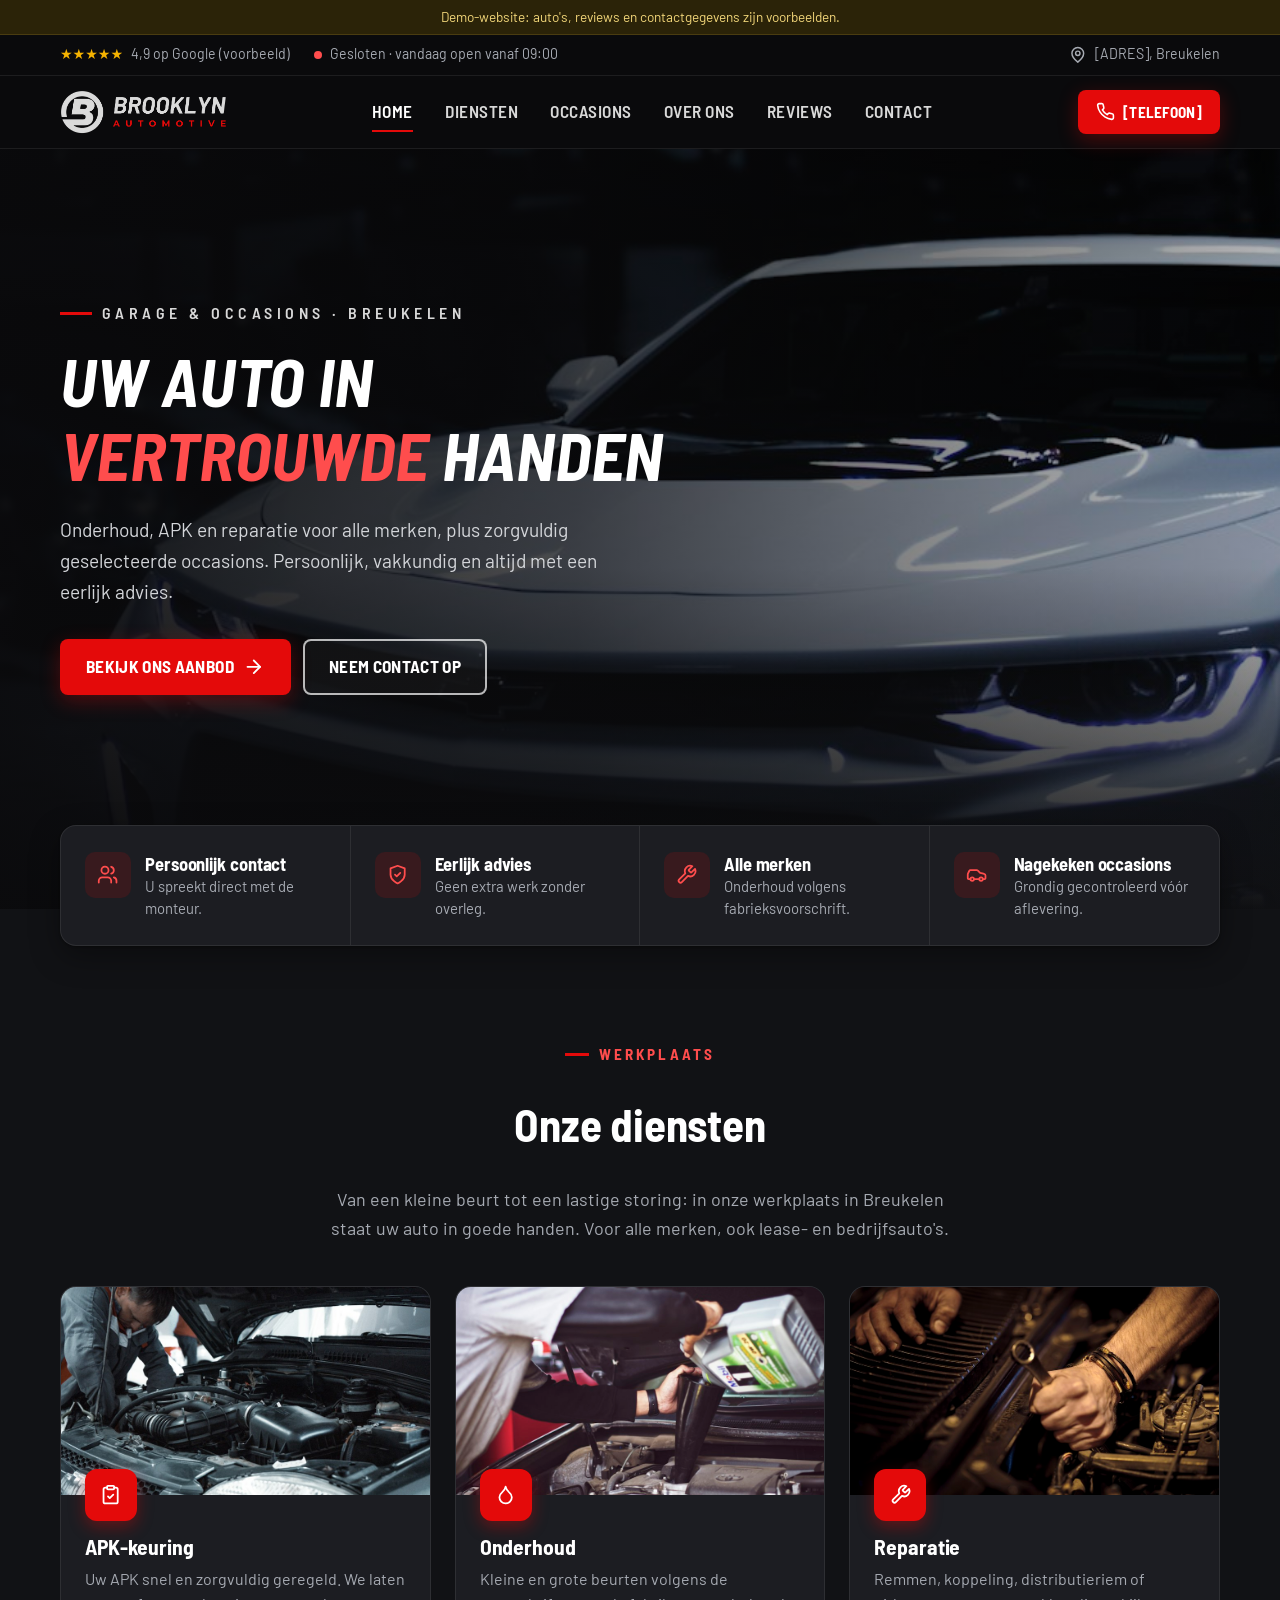
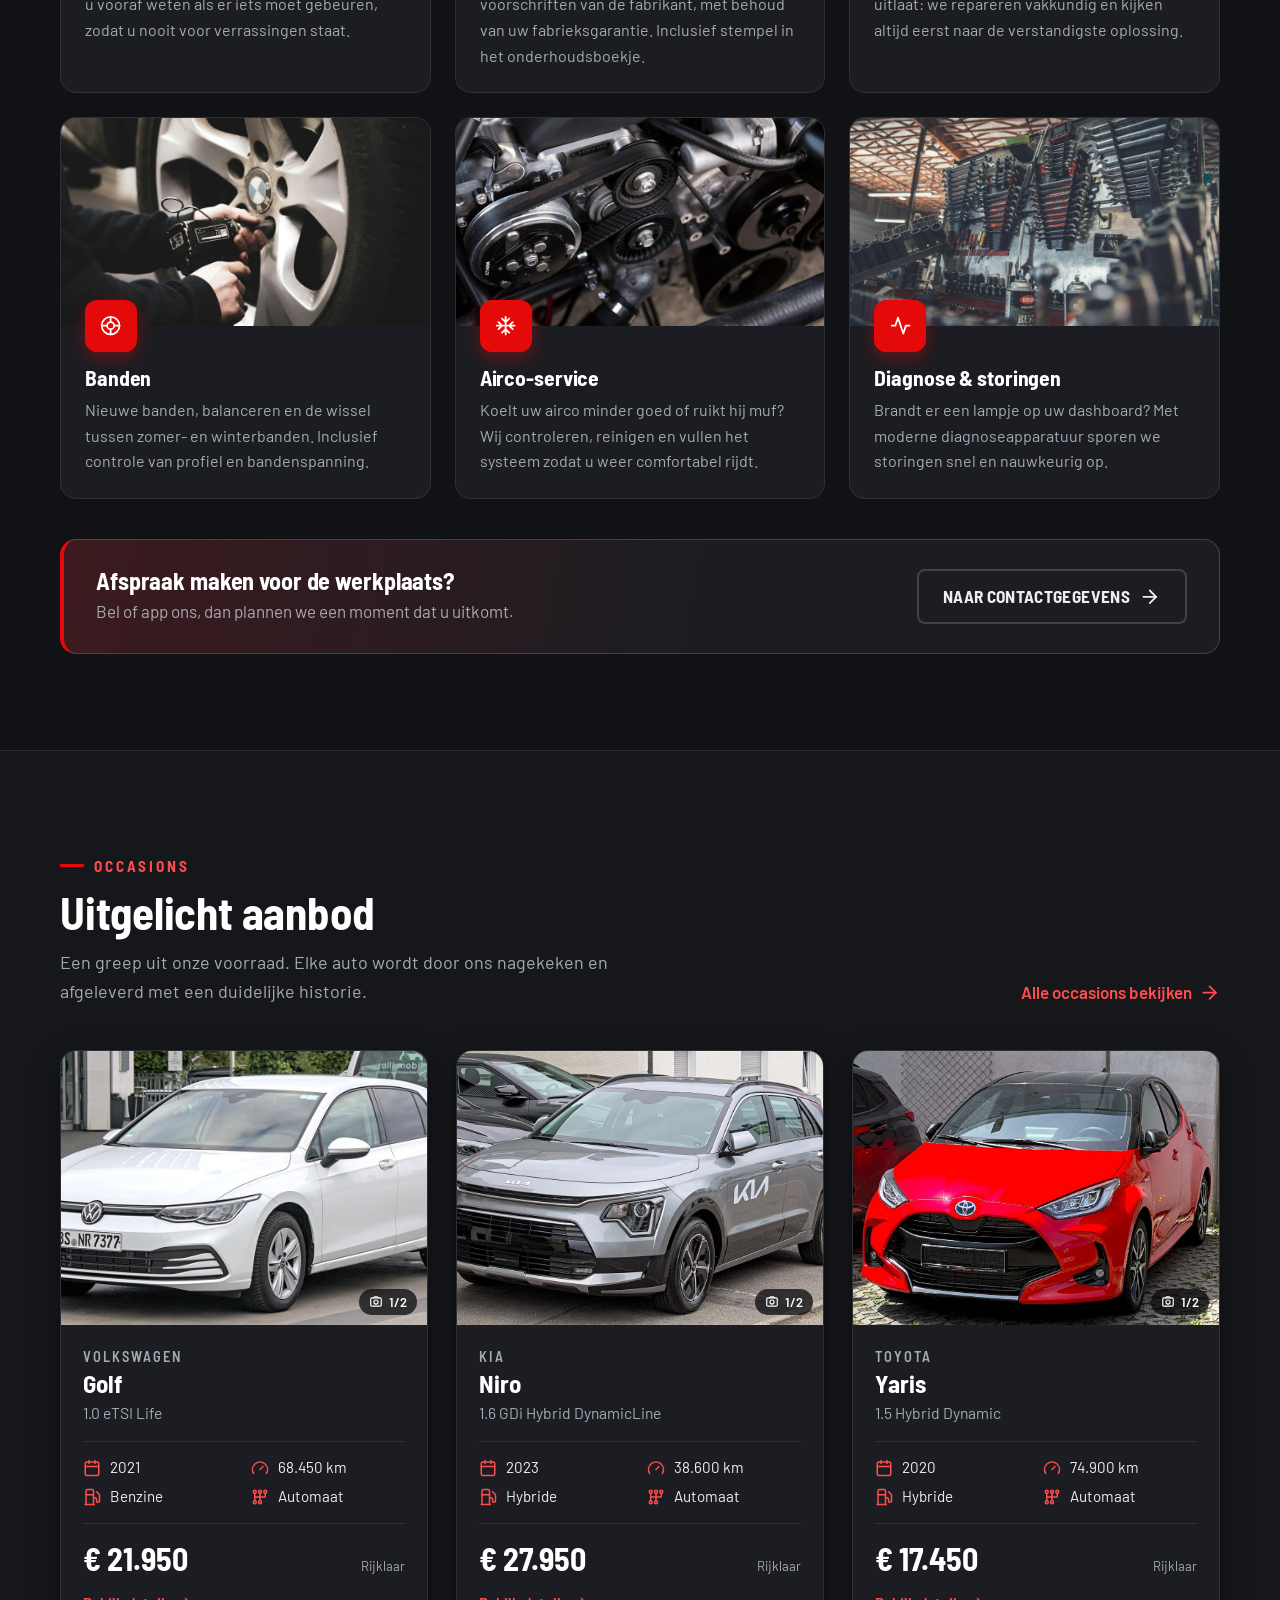
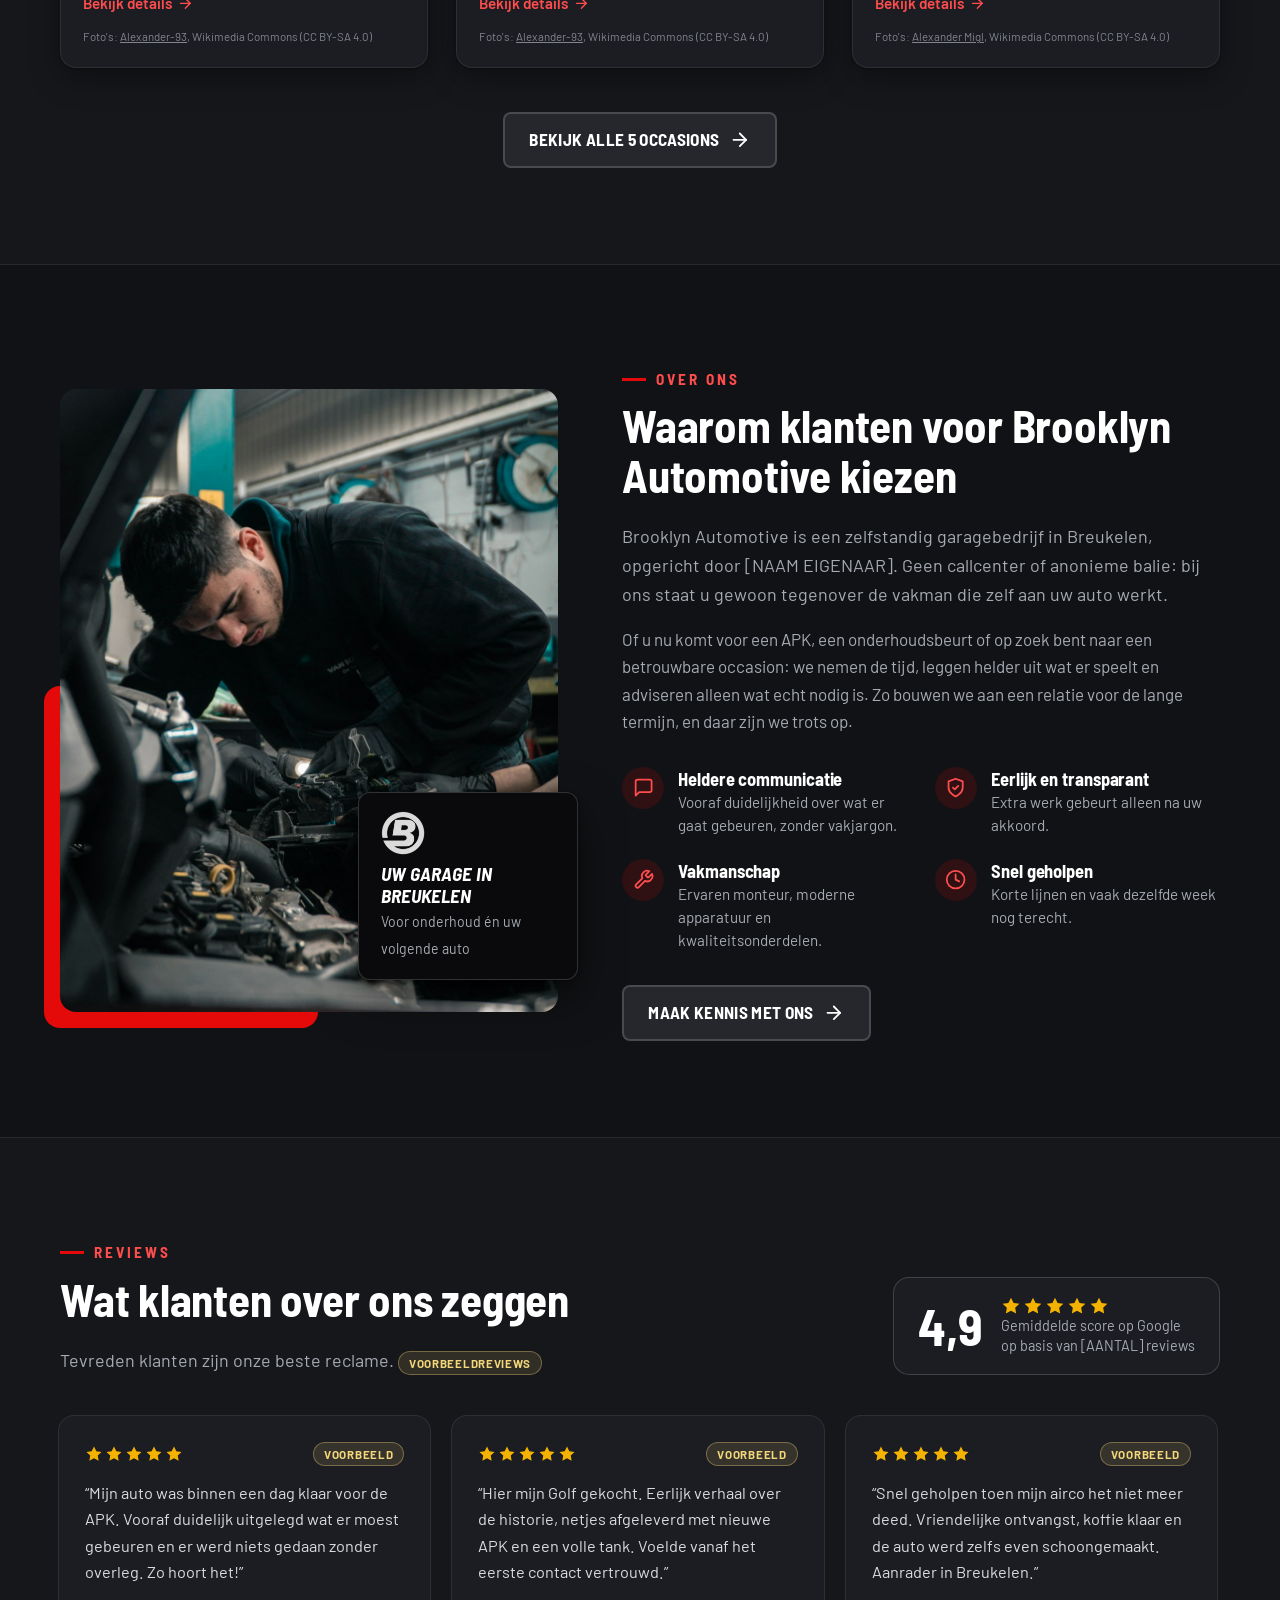
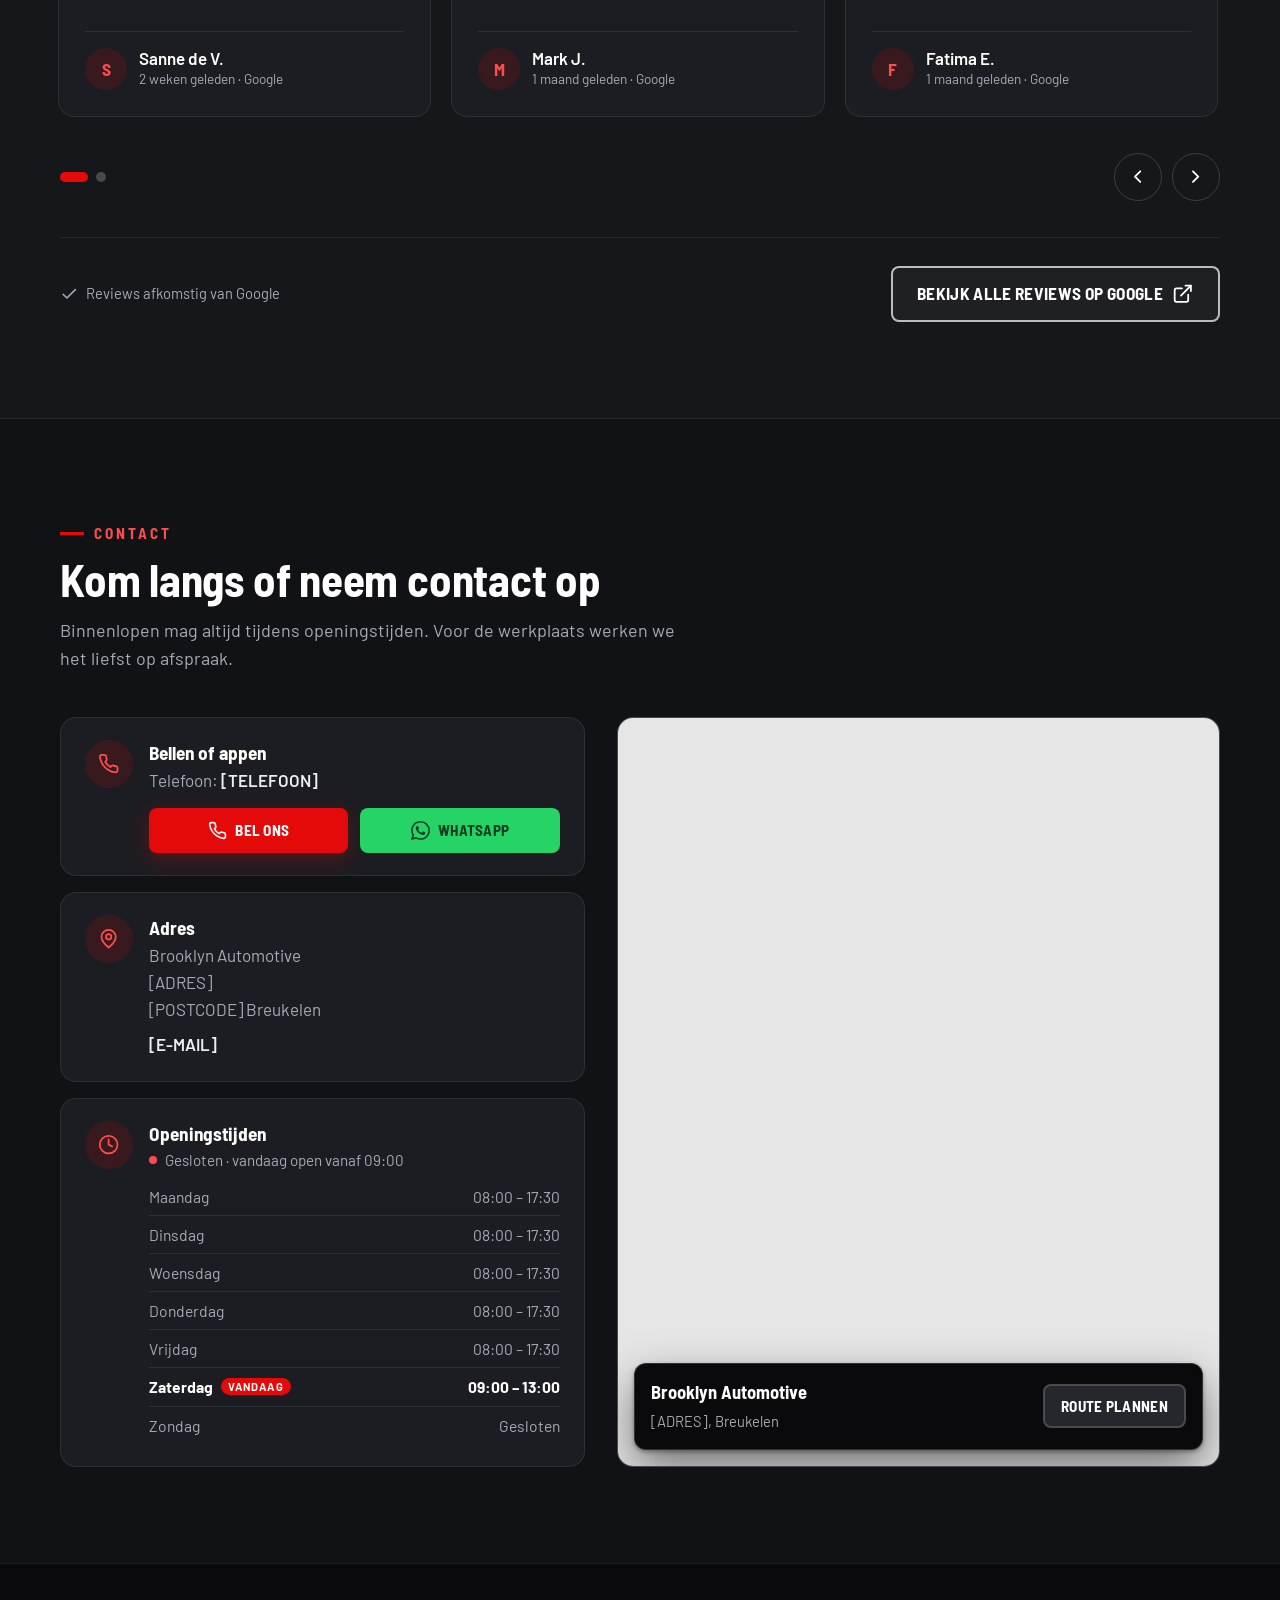
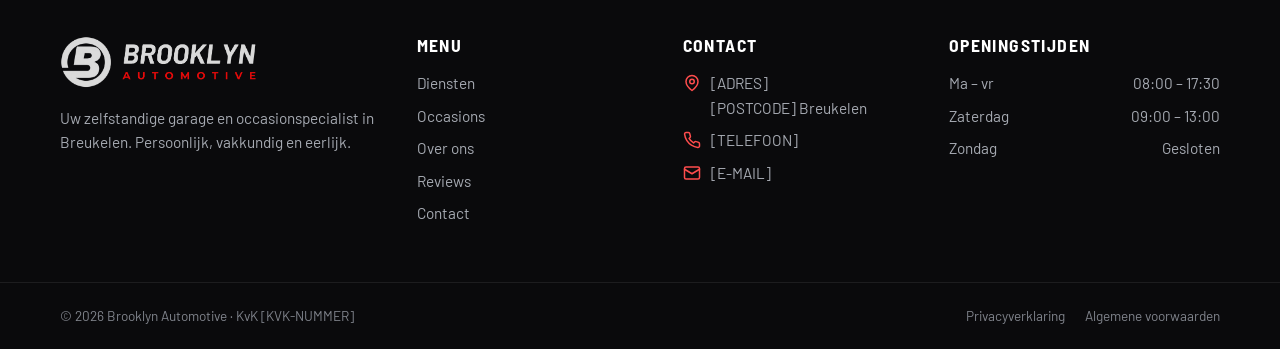
<file: index.html>
<!doctype html>
<html lang="nl">
<head>
  <meta charset="utf-8">
  <meta name="viewport" content="width=device-width, initial-scale=1, viewport-fit=cover">
  <title>Brooklyn Automotive | Garage en occasions in Breukelen</title>
  <meta name="description" content="Brooklyn Automotive in Breukelen: APK, onderhoud, reparatie, banden en airco-service voor alle merken, plus zorgvuldig geselecteerde occasions. Eerlijk advies en persoonlijk contact.">
  <meta name="theme-color" content="#17181b">
  <!-- Demo: niet laten indexeren door zoekmachines. Verwijderen bij livegang. -->
  <meta name="robots" content="noindex, nofollow">
  <link rel="icon" type="image/png" href="assets/img/logo-icoon.png">
  <meta property="og:title" content="Brooklyn Automotive | Garage en occasions in Breukelen">
  <meta property="og:description" content="Uw auto in vertrouwde handen. Onderhoud, APK en occasions in Breukelen.">
  <meta property="og:image" content="assets/img/sfeer/hero.jpg">
  <meta property="og:locale" content="nl_NL">

  <link rel="preconnect" href="https://fonts.googleapis.com">
  <link rel="preconnect" href="https://fonts.gstatic.com" crossorigin>
  <link href="https://fonts.googleapis.com/css2?family=Barlow+Semi+Condensed:ital,wght@0,600;0,700;1,600;1,700&family=Barlow:wght@400;500;600&display=swap" rel="stylesheet">
  <link rel="stylesheet" href="assets/css/style.css">
  <link rel="preload" as="image" href="assets/img/sfeer/hero-mobiel.jpg" media="(max-width: 640px)">

  <script type="application/ld+json">
  {
    "@context": "https://schema.org",
    "@type": "AutoRepair",
    "name": "Brooklyn Automotive",
    "image": "assets/img/logo-licht.png",
    "telephone": "[TELEFOON]",
    "address": {
      "@type": "PostalAddress",
      "streetAddress": "[ADRES]",
      "postalCode": "[POSTCODE]",
      "addressLocality": "Breukelen",
      "addressCountry": "NL"
    }
  }
  </script>
</head>
<body>
  <a class="skiplink" href="#inhoud">Direct naar de inhoud</a>

  <div class="demo-balk" role="note">Demo-website: auto's, reviews en contactgegevens zijn voorbeelden.</div>

  <!-- Topbalk (desktop) -->
  <div class="topbalk">
    <div class="container">
      <div class="topbalk-groep">
        <a class="topbalk-item" href="#reviews"><span class="sterren" aria-hidden="true">★★★★★</span> 4,9 op Google (voorbeeld)</a>
        <span class="topbalk-item" data-open-status></span>
      </div>
      <div class="topbalk-groep">
        <span class="topbalk-item"><svg class="icon" aria-hidden="true"><use href="#i-pin"></use></svg>[ADRES], Breukelen</span>
      </div>
    </div>
  </div>

  <!-- Header -->
  <header class="header">
    <div class="container">
      <a class="logo" href="index.html" aria-label="Brooklyn Automotive – home">
        <img src="assets/img/logo-licht.png" alt="Brooklyn Automotive" width="1310" height="346">
      </a>
      <nav class="hoofdnav" aria-label="Hoofdmenu">
        <ul>
          <li><a href="#top" data-spy="top">Home</a></li>
          <li><a href="#diensten">Diensten</a></li>
          <li><a href="occasions.html" data-spy="occasions">Occasions</a></li>
          <li><a href="#over-ons">Over ons</a></li>
          <li><a href="#reviews">Reviews</a></li>
          <li><a href="#contact">Contact</a></li>
        </ul>
      </nav>
      <div class="header-acties">
        <a class="btn btn-rood btn-klein" href="tel:[TELEFOON]" aria-label="Bel ons: [TELEFOON]"><svg class="icon" aria-hidden="true"><use href="#i-telefoon"></use></svg><span class="btn-tel-tekst">[TELEFOON]</span></a>
        <button class="menu-knop" type="button" aria-label="Menu openen" aria-controls="mobiel-menu" aria-expanded="false" data-menu-open>
          <svg class="icon" aria-hidden="true"><use href="#i-menu"></use></svg>
        </button>
      </div>
    </div>
  </header>

  <!-- Mobiel menu -->
  <div class="mobiel-menu" id="mobiel-menu" aria-hidden="true">
    <div class="mobiel-menu-kop">
      <a class="logo" href="index.html"><img src="assets/img/logo-licht.png" alt="Brooklyn Automotive" style="height:38px;width:auto"></a>
      <button class="menu-knop" type="button" aria-label="Menu sluiten" data-menu-sluit style="display:block">
        <svg class="icon" aria-hidden="true"><use href="#i-sluit"></use></svg>
      </button>
    </div>
    <nav aria-label="Mobiel menu">
      <ul>
        <li><a href="#top">Home <svg class="icon" aria-hidden="true"><use href="#i-pijl"></use></svg></a></li>
        <li><a href="#diensten">Diensten <svg class="icon" aria-hidden="true"><use href="#i-pijl"></use></svg></a></li>
        <li><a href="occasions.html">Occasions <svg class="icon" aria-hidden="true"><use href="#i-pijl"></use></svg></a></li>
        <li><a href="#over-ons">Over ons <svg class="icon" aria-hidden="true"><use href="#i-pijl"></use></svg></a></li>
        <li><a href="#reviews">Reviews <svg class="icon" aria-hidden="true"><use href="#i-pijl"></use></svg></a></li>
        <li><a href="#contact">Contact <svg class="icon" aria-hidden="true"><use href="#i-pijl"></use></svg></a></li>
      </ul>
    </nav>
    <div class="mobiel-menu-info">
      <p data-open-status></p>
      <p>[ADRES], [POSTCODE] Breukelen</p>
    </div>
  </div>

  <main id="inhoud">

    <!-- Hero -->
    <section class="hero" id="top" aria-labelledby="hero-titel">
      <picture class="hero-foto">
        <source media="(max-width: 640px)" srcset="assets/img/sfeer/hero-mobiel.jpg">
        <img src="assets/img/sfeer/hero.jpg" alt="" fetchpriority="high" width="2000" height="1181">
      </picture>
      <div class="container">
        <div class="hero-inhoud">
          <span class="eyebrow">Garage &amp; occasions · Breukelen</span>
          <h1 id="hero-titel">Uw auto in <em>vertrouwde</em> handen</h1>
          <p class="hero-tekst">Onderhoud, APK en reparatie voor alle merken, plus zorgvuldig geselecteerde occasions. Persoonlijk, vakkundig en altijd met een eerlijk advies.</p>
          <div class="hero-knoppen">
            <a class="btn btn-rood" href="occasions.html">Bekijk ons aanbod <svg class="icon" aria-hidden="true"><use href="#i-pijl"></use></svg></a>
            <a class="btn btn-licht" href="#contact">Neem contact op</a>
          </div>
        </div>
      </div>
    </section>

    <!-- USP's -->
    <div class="usp-strook">
      <div class="container">
        <div class="usp-grid">
          <div class="usp">
            <span class="usp-icoon"><svg class="icon" aria-hidden="true"><use href="#i-mensen"></use></svg></span>
            <div><h3>Persoonlijk contact</h3><p>U spreekt direct met de monteur.</p></div>
          </div>
          <div class="usp">
            <span class="usp-icoon"><svg class="icon" aria-hidden="true"><use href="#i-schild"></use></svg></span>
            <div><h3>Eerlijk advies</h3><p>Geen extra werk zonder overleg.</p></div>
          </div>
          <div class="usp">
            <span class="usp-icoon"><svg class="icon" aria-hidden="true"><use href="#i-moersleutel"></use></svg></span>
            <div><h3>Alle merken</h3><p>Onderhoud volgens fabrieksvoorschrift.</p></div>
          </div>
          <div class="usp">
            <span class="usp-icoon"><svg class="icon" aria-hidden="true"><use href="#i-auto"></use></svg></span>
            <div><h3>Nagekeken occasions</h3><p>Grondig gecontroleerd vóór aflevering.</p></div>
          </div>
        </div>
      </div>
    </div>

    <!-- Diensten -->
    <section class="sectie" id="diensten" aria-labelledby="diensten-titel">
      <div class="container">
        <div class="sectie-kop sectie-kop-midden">
          <span class="sectie-label">Werkplaats</span>
          <h2 id="diensten-titel">Onze diensten</h2>
          <p class="intro">Van een kleine beurt tot een lastige storing: in onze werkplaats in Breukelen staat uw auto in goede handen. Voor alle merken, ook lease- en bedrijfsauto's.</p>
        </div>
        <div class="diensten-grid mobiel-carousel" data-swipe aria-label="Onze diensten">
          <article class="dienst verschijn">
            <div class="dienst-foto"><img src="assets/img/sfeer/apk.jpg" alt="Monteur controleert de motorruimte van een auto" loading="lazy" width="900" height="506"></div>
            <div class="dienst-body">
              <span class="dienst-icoon"><svg class="icon" aria-hidden="true"><use href="#i-klembord"></use></svg></span>
              <h3>APK-keuring</h3>
              <p>Uw APK snel en zorgvuldig geregeld. We laten u vooraf weten als er iets moet gebeuren, zodat u nooit voor verrassingen staat.</p>
            </div>
          </article>
          <article class="dienst verschijn">
            <div class="dienst-foto"><img src="assets/img/sfeer/onderhoud.jpg" alt="Nieuwe motorolie wordt bijgevuld" loading="lazy" width="900" height="600"></div>
            <div class="dienst-body">
              <span class="dienst-icoon"><svg class="icon" aria-hidden="true"><use href="#i-druppel"></use></svg></span>
              <h3>Onderhoud</h3>
              <p>Kleine en grote beurten volgens de voorschriften van de fabrikant, met behoud van uw fabrieksgarantie. Inclusief stempel in het onderhoudsboekje.</p>
            </div>
          </article>
          <article class="dienst verschijn">
            <div class="dienst-foto"><img src="assets/img/sfeer/reparatie.jpg" alt="Monteur werkt met een steeksleutel aan een motor" loading="lazy" width="900" height="675"></div>
            <div class="dienst-body">
              <span class="dienst-icoon"><svg class="icon" aria-hidden="true"><use href="#i-moersleutel"></use></svg></span>
              <h3>Reparatie</h3>
              <p>Remmen, koppeling, distributieriem of uitlaat: we repareren vakkundig en kijken altijd eerst naar de verstandigste oplossing.</p>
            </div>
          </article>
          <article class="dienst verschijn">
            <div class="dienst-foto"><img src="assets/img/sfeer/banden.jpg" alt="Wielmoeren van een autowiel worden vastgezet" loading="lazy" width="900" height="600"></div>
            <div class="dienst-body">
              <span class="dienst-icoon"><svg class="icon" aria-hidden="true"><use href="#i-band"></use></svg></span>
              <h3>Banden</h3>
              <p>Nieuwe banden, balanceren en de wissel tussen zomer- en winterbanden. Inclusief controle van profiel en bandenspanning.</p>
            </div>
          </article>
          <article class="dienst verschijn">
            <div class="dienst-foto"><img src="assets/img/sfeer/airco.jpg" alt="Aircocompressor en aandrijfriem in de motorruimte" loading="lazy" width="900" height="506"></div>
            <div class="dienst-body">
              <span class="dienst-icoon"><svg class="icon" aria-hidden="true"><use href="#i-sneeuw"></use></svg></span>
              <h3>Airco-service</h3>
              <p>Koelt uw airco minder goed of ruikt hij muf? Wij controleren, reinigen en vullen het systeem zodat u weer comfortabel rijdt.</p>
            </div>
          </article>
          <article class="dienst verschijn">
            <div class="dienst-foto"><img src="assets/img/sfeer/diagnose.jpg" alt="Wand met gereedschap in een werkplaats" loading="lazy" width="900" height="600"></div>
            <div class="dienst-body">
              <span class="dienst-icoon"><svg class="icon" aria-hidden="true"><use href="#i-hartslag"></use></svg></span>
              <h3>Diagnose &amp; storingen</h3>
              <p>Brandt er een lampje op uw dashboard? Met moderne diagnoseapparatuur sporen we storingen snel en nauwkeurig op.</p>
            </div>
          </article>
        </div>
        <div class="diensten-cta">
          <div>
            <h3>Afspraak maken voor de werkplaats?</h3>
            <p>Bel of app ons, dan plannen we een moment dat u uitkomt.</p>
          </div>
          <div class="knoppen">
            <a class="btn btn-omlijnd" href="#contact">Naar contactgegevens <svg class="icon" aria-hidden="true"><use href="#i-pijl"></use></svg></a>
          </div>
        </div>
      </div>
    </section>

    <!-- Uitgelichte occasions -->
    <section class="sectie sectie-zacht" id="occasions" aria-labelledby="occasions-titel">
      <div class="container">
        <div class="sectie-kop">
          <div>
            <span class="sectie-label">Occasions</span>
            <h2 id="occasions-titel">Uitgelicht aanbod</h2>
            <p class="intro">Een greep uit onze voorraad. Elke auto wordt door ons nagekeken en afgeleverd met een duidelijke historie.</p>
          </div>
          <a class="link-pijl" href="occasions.html">Alle occasions bekijken <svg class="icon" aria-hidden="true"><use href="#i-pijl"></use></svg></a>
        </div>
        <div class="auto-grid mobiel-carousel" data-uitgelicht data-swipe aria-label="Uitgelichte occasions" aria-live="polite"></div>
        <div class="sectie-voet">
          <a class="btn btn-donker" href="occasions.html"><span>Bekijk alle <span data-aantal-autos></span> occasions</span> <svg class="icon" aria-hidden="true"><use href="#i-pijl"></use></svg></a>
        </div>
      </div>
    </section>

    <!-- Over ons -->
    <section class="sectie" id="over-ons" aria-labelledby="over-titel">
      <div class="container over-grid">
        <div class="over-foto verschijn">
          <img src="assets/img/sfeer/over-ons.jpg" alt="Monteur aan het werk onder de motorkap" loading="lazy" width="1000" height="1500">
          <div class="over-foto-badge">
            <img src="assets/img/logo-icoon.png" alt="" width="44" height="44">
            <strong>Uw garage in Breukelen</strong>
            <span>Voor onderhoud én uw volgende auto</span>
          </div>
        </div>
        <div class="over-tekst">
          <span class="sectie-label">Over ons</span>
          <h2 id="over-titel">Waarom klanten voor Brooklyn Automotive kiezen</h2>
          <p class="intro">Brooklyn Automotive is een zelfstandig garagebedrijf in Breukelen, opgericht door [NAAM EIGENAAR]. Geen callcenter of anonieme balie: bij ons staat u gewoon tegenover de vakman die zelf aan uw auto werkt.</p>
          <p>Of u nu komt voor een APK, een onderhoudsbeurt of op zoek bent naar een betrouwbare occasion: we nemen de tijd, leggen helder uit wat er speelt en adviseren alleen wat echt nodig is. Zo bouwen we aan een relatie voor de lange termijn, en daar zijn we trots op.</p>
          <ul class="redenen">
            <li class="reden">
              <span class="reden-icoon"><svg class="icon" aria-hidden="true"><use href="#i-praat"></use></svg></span>
              <div><h3>Heldere communicatie</h3><p>Vooraf duidelijkheid over wat er gaat gebeuren, zonder vakjargon.</p></div>
            </li>
            <li class="reden">
              <span class="reden-icoon"><svg class="icon" aria-hidden="true"><use href="#i-schild"></use></svg></span>
              <div><h3>Eerlijk en transparant</h3><p>Extra werk gebeurt alleen na uw akkoord.</p></div>
            </li>
            <li class="reden">
              <span class="reden-icoon"><svg class="icon" aria-hidden="true"><use href="#i-moersleutel"></use></svg></span>
              <div><h3>Vakmanschap</h3><p>Ervaren monteur, moderne apparatuur en kwaliteitsonderdelen.</p></div>
            </li>
            <li class="reden">
              <span class="reden-icoon"><svg class="icon" aria-hidden="true"><use href="#i-klok"></use></svg></span>
              <div><h3>Snel geholpen</h3><p>Korte lijnen en vaak dezelfde week nog terecht.</p></div>
            </li>
          </ul>
          <a class="btn btn-donker" href="#contact">Maak kennis met ons <svg class="icon" aria-hidden="true"><use href="#i-pijl"></use></svg></a>
        </div>
      </div>
    </section>

    <!-- Reviews -->
    <section class="sectie sectie-zacht" id="reviews" aria-labelledby="reviews-titel" data-reviews>
      <div class="container">
        <div class="reviews-kop">
          <div>
            <span class="sectie-label">Reviews</span>
            <h2 id="reviews-titel">Wat klanten over ons zeggen</h2>
            <p class="intro">Tevreden klanten zijn onze beste reclame. <span class="demo-label">Voorbeeldreviews</span></p>
          </div>
          <div class="score-kaart">
            <span class="score-getal" data-score>–</span>
            <div>
              <div class="score-sterren" data-score-sterren aria-hidden="true"></div>
              <div class="score-meta">Gemiddelde score op Google<br>op basis van <span data-score-aantal>[AANTAL]</span> reviews</div>
            </div>
          </div>
        </div>

        <div class="carousel" role="region" aria-roledescription="carousel" aria-label="Klantreviews">
          <div class="carousel-track" tabindex="0"></div>
          <div class="carousel-bediening">
            <div class="carousel-stippen"></div>
            <div class="carousel-pijlen">
              <button class="rond-knop" type="button" aria-label="Vorige reviews" data-carousel-vorige><svg class="icon" aria-hidden="true"><use href="#i-links"></use></svg></button>
              <button class="rond-knop" type="button" aria-label="Volgende reviews" data-carousel-volgende><svg class="icon" aria-hidden="true"><use href="#i-rechts"></use></svg></button>
            </div>
          </div>
        </div>

        <div class="reviews-voet">
          <p class="reviews-bron"><svg class="icon" aria-hidden="true"><use href="#i-vink"></use></svg>Reviews afkomstig van Google</p>
          <a class="btn btn-licht" href="#" target="_blank" rel="noopener" data-google-link>Bekijk alle reviews op Google <svg class="icon" aria-hidden="true"><use href="#i-extern"></use></svg></a>
        </div>
      </div>
    </section>

    <!-- Contact -->
    <section class="sectie" id="contact" aria-labelledby="contact-titel">
      <div class="container">
        <div class="sectie-kop">
          <div>
            <span class="sectie-label">Contact</span>
            <h2 id="contact-titel">Kom langs of neem contact op</h2>
            <p class="intro">Binnenlopen mag altijd tijdens openingstijden. Voor de werkplaats werken we het liefst op afspraak.</p>
          </div>
        </div>
        <div class="contact-grid">
          <div class="contact-kaarten">
            <div class="contact-kaart">
              <span class="reden-icoon"><svg class="icon" aria-hidden="true"><use href="#i-telefoon"></use></svg></span>
              <div style="flex:1">
                <h3>Bellen of appen</h3>
                <p style="margin-bottom:14px">Telefoon: <a href="tel:[TELEFOON]">[TELEFOON]</a></p>
                <div class="contact-knoppen">
                  <a class="btn btn-rood btn-klein" href="tel:[TELEFOON]"><svg class="icon" aria-hidden="true"><use href="#i-telefoon"></use></svg>Bel ons</a>
                  <a class="btn btn-whatsapp btn-klein" href="https://wa.me/[WHATSAPP-NUMMER]" target="_blank" rel="noopener"><svg class="icon icon-vol" aria-hidden="true"><use href="#i-whatsapp"></use></svg>WhatsApp</a>
                </div>
              </div>
            </div>
            <div class="contact-kaart">
              <span class="reden-icoon"><svg class="icon" aria-hidden="true"><use href="#i-pin"></use></svg></span>
              <div>
                <h3>Adres</h3>
                <p>Brooklyn Automotive<br>[ADRES]<br>[POSTCODE] Breukelen</p>
                <p style="margin-top:8px"><a href="mailto:[E-MAIL]">[E-MAIL]</a></p>
              </div>
            </div>
            <div class="contact-kaart">
              <span class="reden-icoon"><svg class="icon" aria-hidden="true"><use href="#i-klok"></use></svg></span>
              <div class="openingstijden-wrap">
                <h3>Openingstijden</h3>
                <p data-open-status style="display:flex;align-items:center;gap:8px;font-size:.95rem"></p>
                <table class="openingstijden"><tbody data-openingstijden></tbody></table>
              </div>
            </div>
          </div>
          <div class="kaart">
            <!-- Vervang 'Breukelen' in de src door het volledige adres zodra dat bekend is -->
            <iframe src="https://www.google.com/maps?q=Breukelen%2C%20Nederland&z=14&output=embed" title="Kaart: Brooklyn Automotive in Breukelen" loading="lazy" referrerpolicy="no-referrer-when-downgrade"></iframe>
            <div class="kaart-label">
              <div><strong>Brooklyn Automotive</strong><span>[ADRES], Breukelen</span></div>
              <a class="btn btn-donker btn-klein" href="https://www.google.com/maps/dir/?api=1&destination=Brooklyn%20Automotive%20Breukelen" target="_blank" rel="noopener">Route plannen</a>
            </div>
          </div>
        </div>
      </div>
    </section>
  </main>

  <!-- Footer -->
  <footer class="footer">
    <div class="container footer-grid">
      <div>
        <a class="logo" href="index.html"><img src="assets/img/logo-licht.png" alt="Brooklyn Automotive" width="1310" height="346"></a>
        <p>Uw zelfstandige garage en occasionspecialist in Breukelen. Persoonlijk, vakkundig en eerlijk.</p>
      </div>
      <div>
        <h4>Menu</h4>
        <ul>
          <li><a href="#diensten">Diensten</a></li>
          <li><a href="occasions.html">Occasions</a></li>
          <li><a href="#over-ons">Over ons</a></li>
          <li><a href="#reviews">Reviews</a></li>
          <li><a href="#contact">Contact</a></li>
        </ul>
      </div>
      <div>
        <h4>Contact</h4>
        <ul class="footer-contact">
          <li><svg class="icon" aria-hidden="true"><use href="#i-pin"></use></svg><span>[ADRES]<br>[POSTCODE] Breukelen</span></li>
          <li><svg class="icon" aria-hidden="true"><use href="#i-telefoon"></use></svg><a href="tel:[TELEFOON]">[TELEFOON]</a></li>
          <li><svg class="icon" aria-hidden="true"><use href="#i-mail"></use></svg><a href="mailto:[E-MAIL]">[E-MAIL]</a></li>
        </ul>
      </div>
      <div>
        <h4>Openingstijden</h4>
        <ul class="footer-uren" data-openingstijden-kort></ul>
      </div>
    </div>
    <div class="footer-onder">
      <div class="container">
        <span>© <span data-jaar>2026</span> Brooklyn Automotive · KvK [KVK-NUMMER]</span>
        <ul>
          <li><a href="#">Privacyverklaring</a></li>
          <li><a href="#">Algemene voorwaarden</a></li>
        </ul>
      </div>
    </div>
  </footer>

  <!-- Vaste actiebalk op mobiel -->
  <div class="actiebalk">
    <a class="btn btn-rood" href="tel:[TELEFOON]"><svg class="icon" aria-hidden="true"><use href="#i-telefoon"></use></svg>Bellen</a>
    <a class="btn btn-whatsapp" href="https://wa.me/[WHATSAPP-NUMMER]" target="_blank" rel="noopener"><svg class="icon icon-vol" aria-hidden="true"><use href="#i-whatsapp"></use></svg>WhatsApp</a>
  </div>

  <script src="assets/js/main.js"></script>
</body>
</html>
</file>
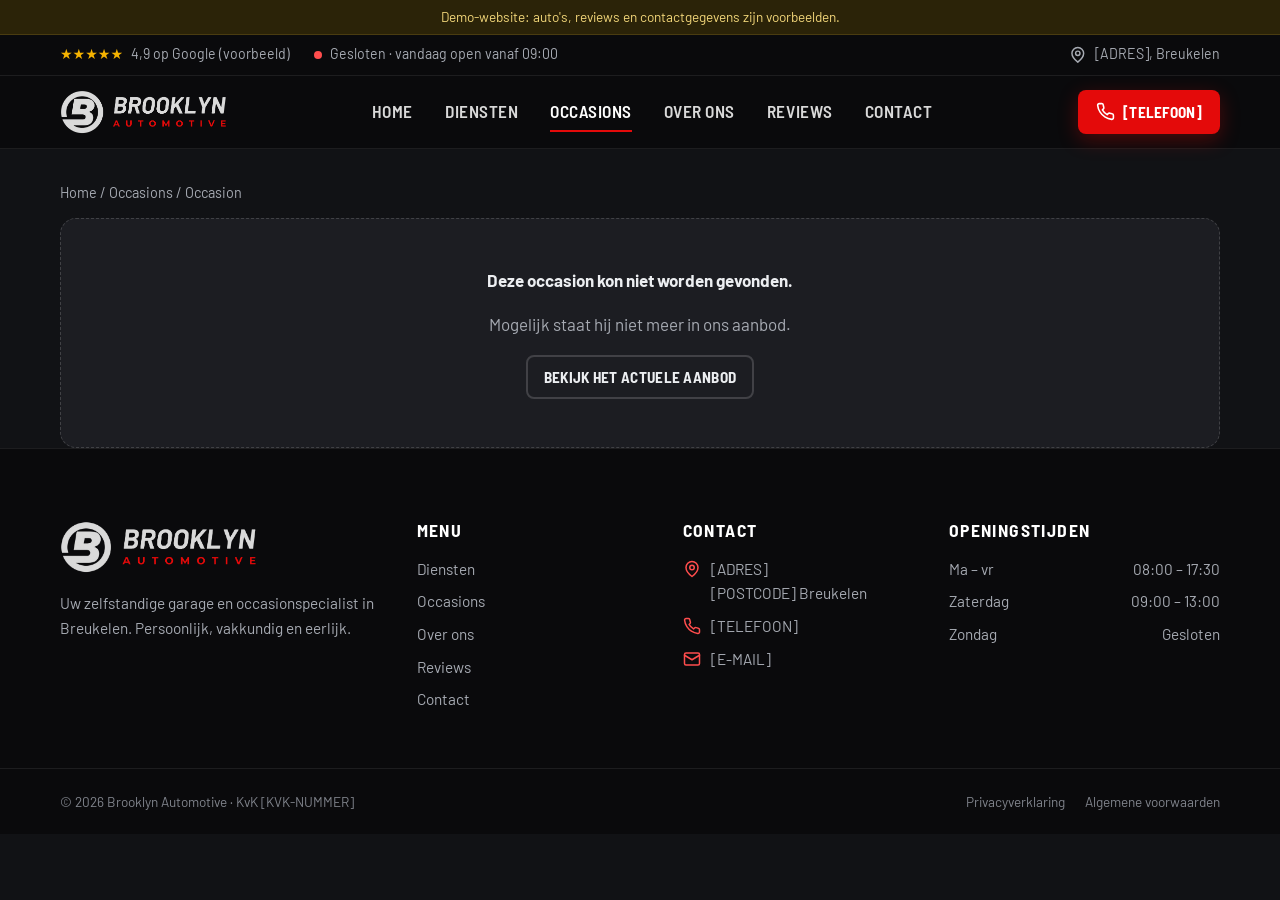
<file: auto.html>
<!doctype html>
<html lang="nl">
<head>
  <meta charset="utf-8">
  <meta name="viewport" content="width=device-width, initial-scale=1, viewport-fit=cover">
  <title>Occasion | Brooklyn Automotive Breukelen</title>
  <meta name="description" content="Bekijk deze occasion van Brooklyn Automotive in Breukelen: foto's, alle gegevens en direct contact.">
  <meta name="theme-color" content="#17181b">
  <!-- Demo: niet laten indexeren door zoekmachines. Verwijderen bij livegang. -->
  <meta name="robots" content="noindex, nofollow">
  <link rel="icon" type="image/png" href="assets/img/logo-icoon.png">

  <link rel="preconnect" href="https://fonts.googleapis.com">
  <link rel="preconnect" href="https://fonts.gstatic.com" crossorigin>
  <link href="https://fonts.googleapis.com/css2?family=Barlow+Semi+Condensed:ital,wght@0,600;0,700;1,600;1,700&family=Barlow:wght@400;500;600&display=swap" rel="stylesheet">
  <link rel="stylesheet" href="assets/css/style.css">
</head>
<body>
  <a class="skiplink" href="#inhoud">Direct naar de inhoud</a>

  <div class="demo-balk" role="note">Demo-website: auto's, reviews en contactgegevens zijn voorbeelden.</div>

  <!-- Topbalk (desktop) -->
  <div class="topbalk">
    <div class="container">
      <div class="topbalk-groep">
        <a class="topbalk-item" href="index.html#reviews"><span class="sterren" aria-hidden="true">★★★★★</span> 4,9 op Google (voorbeeld)</a>
        <span class="topbalk-item" data-open-status></span>
      </div>
      <div class="topbalk-groep">
        <span class="topbalk-item"><svg class="icon" aria-hidden="true"><use href="#i-pin"></use></svg>[ADRES], Breukelen</span>
      </div>
    </div>
  </div>

  <!-- Header -->
  <header class="header">
    <div class="container">
      <a class="logo" href="index.html" aria-label="Brooklyn Automotive – home">
        <img src="assets/img/logo-licht.png" alt="Brooklyn Automotive" width="1310" height="346">
      </a>
      <nav class="hoofdnav" aria-label="Hoofdmenu">
        <ul>
          <li><a href="index.html">Home</a></li>
          <li><a href="index.html#diensten">Diensten</a></li>
          <li><a href="occasions.html" aria-current="page">Occasions</a></li>
          <li><a href="index.html#over-ons">Over ons</a></li>
          <li><a href="index.html#reviews">Reviews</a></li>
          <li><a href="index.html#contact">Contact</a></li>
        </ul>
      </nav>
      <div class="header-acties">
        <a class="btn btn-rood btn-klein" href="tel:[TELEFOON]" aria-label="Bel ons: [TELEFOON]"><svg class="icon" aria-hidden="true"><use href="#i-telefoon"></use></svg><span class="btn-tel-tekst">[TELEFOON]</span></a>
        <button class="menu-knop" type="button" aria-label="Menu openen" aria-controls="mobiel-menu" aria-expanded="false" data-menu-open>
          <svg class="icon" aria-hidden="true"><use href="#i-menu"></use></svg>
        </button>
      </div>
    </div>
  </header>

  <!-- Mobiel menu -->
  <div class="mobiel-menu" id="mobiel-menu" aria-hidden="true">
    <div class="mobiel-menu-kop">
      <a class="logo" href="index.html"><img src="assets/img/logo-licht.png" alt="Brooklyn Automotive" style="height:38px;width:auto"></a>
      <button class="menu-knop" type="button" aria-label="Menu sluiten" data-menu-sluit style="display:block">
        <svg class="icon" aria-hidden="true"><use href="#i-sluit"></use></svg>
      </button>
    </div>
    <nav aria-label="Mobiel menu">
      <ul>
        <li><a href="index.html">Home <svg class="icon" aria-hidden="true"><use href="#i-pijl"></use></svg></a></li>
        <li><a href="index.html#diensten">Diensten <svg class="icon" aria-hidden="true"><use href="#i-pijl"></use></svg></a></li>
        <li><a href="occasions.html">Occasions <svg class="icon" aria-hidden="true"><use href="#i-pijl"></use></svg></a></li>
        <li><a href="index.html#over-ons">Over ons <svg class="icon" aria-hidden="true"><use href="#i-pijl"></use></svg></a></li>
        <li><a href="index.html#reviews">Reviews <svg class="icon" aria-hidden="true"><use href="#i-pijl"></use></svg></a></li>
        <li><a href="index.html#contact">Contact <svg class="icon" aria-hidden="true"><use href="#i-pijl"></use></svg></a></li>
      </ul>
    </nav>
    <div class="mobiel-menu-info">
      <p data-open-status></p>
      <p>[ADRES], [POSTCODE] Breukelen</p>
    </div>
  </div>

  <main id="inhoud">
    <div class="container detail-kop">
      <nav class="kruimelpad" aria-label="Kruimelpad"><a href="index.html">Home</a> / <a href="occasions.html">Occasions</a> / <span data-kruimel-auto>Occasion</span></nav>
    </div>

    <!-- Wordt gevuld door assets/js/main.js (initDetail) op basis van ?id= in de adresbalk -->
    <div class="container" id="auto-detail" aria-live="polite"></div>

    <!-- Andere occasions -->
    <section class="sectie detail-meer" aria-labelledby="meer-titel" hidden data-meer>
      <div class="container">
        <div class="sectie-kop">
          <div>
            <span class="sectie-label">Occasions</span>
            <h2 id="meer-titel">Bekijk ook</h2>
          </div>
          <a class="link-pijl" href="occasions.html">Alle occasions bekijken <svg class="icon" aria-hidden="true"><use href="#i-pijl"></use></svg></a>
        </div>
        <div class="auto-grid mobiel-carousel" data-meer-lijst data-swipe aria-label="Andere occasions"></div>
      </div>
    </section>
  </main>

  <!-- Footer -->
  <footer class="footer">
    <div class="container footer-grid">
      <div>
        <a class="logo" href="index.html"><img src="assets/img/logo-licht.png" alt="Brooklyn Automotive" width="1310" height="346"></a>
        <p>Uw zelfstandige garage en occasionspecialist in Breukelen. Persoonlijk, vakkundig en eerlijk.</p>
      </div>
      <div>
        <h4>Menu</h4>
        <ul>
          <li><a href="index.html#diensten">Diensten</a></li>
          <li><a href="occasions.html">Occasions</a></li>
          <li><a href="index.html#over-ons">Over ons</a></li>
          <li><a href="index.html#reviews">Reviews</a></li>
          <li><a href="index.html#contact">Contact</a></li>
        </ul>
      </div>
      <div>
        <h4>Contact</h4>
        <ul class="footer-contact">
          <li><svg class="icon" aria-hidden="true"><use href="#i-pin"></use></svg><span>[ADRES]<br>[POSTCODE] Breukelen</span></li>
          <li><svg class="icon" aria-hidden="true"><use href="#i-telefoon"></use></svg><a href="tel:[TELEFOON]">[TELEFOON]</a></li>
          <li><svg class="icon" aria-hidden="true"><use href="#i-mail"></use></svg><a href="mailto:[E-MAIL]">[E-MAIL]</a></li>
        </ul>
      </div>
      <div>
        <h4>Openingstijden</h4>
        <ul class="footer-uren" data-openingstijden-kort></ul>
      </div>
    </div>
    <div class="footer-onder">
      <div class="container">
        <span>© <span data-jaar>2026</span> Brooklyn Automotive · KvK [KVK-NUMMER]</span>
        <ul>
          <li><a href="#">Privacyverklaring</a></li>
          <li><a href="#">Algemene voorwaarden</a></li>
        </ul>
      </div>
    </div>
  </footer>

  <!-- Vaste actiebalk op mobiel -->
  <div class="actiebalk">
    <a class="btn btn-rood" href="tel:[TELEFOON]"><svg class="icon" aria-hidden="true"><use href="#i-telefoon"></use></svg>Bellen</a>
    <a class="btn btn-whatsapp" data-whatsapp-auto href="https://wa.me/[WHATSAPP-NUMMER]" target="_blank" rel="noopener"><svg class="icon icon-vol" aria-hidden="true"><use href="#i-whatsapp"></use></svg>WhatsApp</a>
  </div>

  <script src="assets/js/main.js"></script>
</body>
</html>
</file>
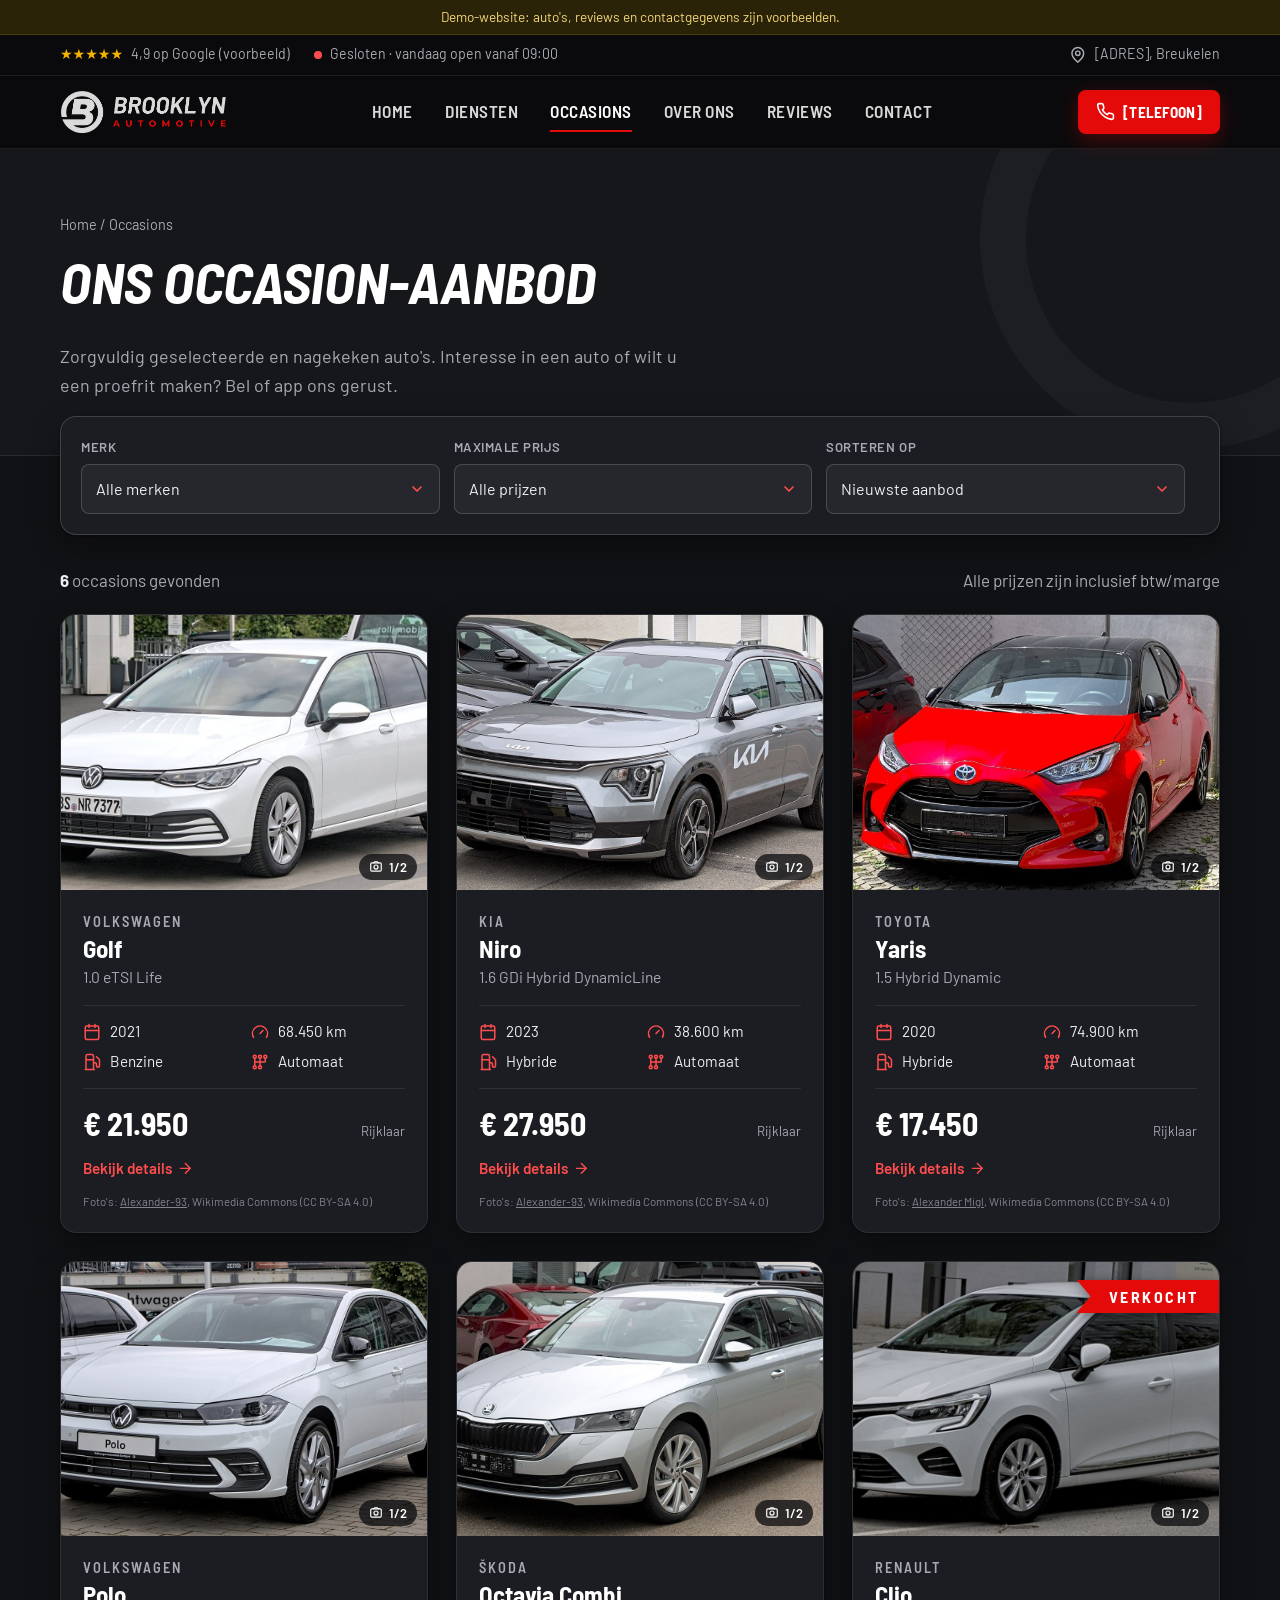
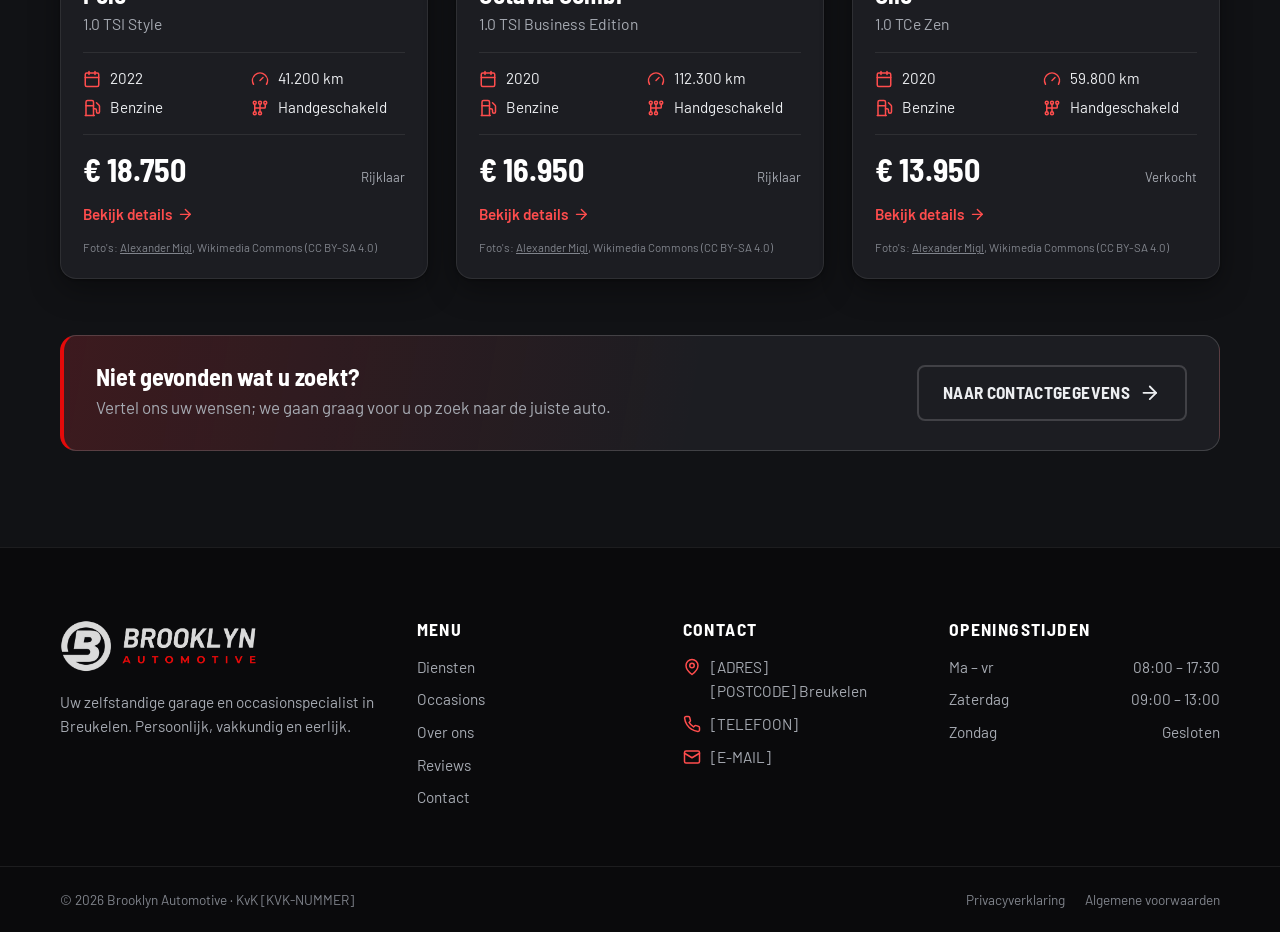
<file: occasions.html>
<!doctype html>
<html lang="nl">
<head>
  <meta charset="utf-8">
  <meta name="viewport" content="width=device-width, initial-scale=1, viewport-fit=cover">
  <title>Occasions | Brooklyn Automotive Breukelen</title>
  <meta name="description" content="Bekijk het actuele occasion-aanbod van Brooklyn Automotive in Breukelen. Zorgvuldig nagekeken auto's met duidelijke historie.">
  <meta name="theme-color" content="#17181b">
  <!-- Demo: niet laten indexeren door zoekmachines. Verwijderen bij livegang. -->
  <meta name="robots" content="noindex, nofollow">
  <link rel="icon" type="image/png" href="assets/img/logo-icoon.png">

  <link rel="preconnect" href="https://fonts.googleapis.com">
  <link rel="preconnect" href="https://fonts.gstatic.com" crossorigin>
  <link href="https://fonts.googleapis.com/css2?family=Barlow+Semi+Condensed:ital,wght@0,600;0,700;1,600;1,700&family=Barlow:wght@400;500;600&display=swap" rel="stylesheet">
  <link rel="stylesheet" href="assets/css/style.css">
</head>
<body>
  <a class="skiplink" href="#inhoud">Direct naar de inhoud</a>

  <div class="demo-balk" role="note">Demo-website: auto's, reviews en contactgegevens zijn voorbeelden.</div>

  <!-- Topbalk (desktop) -->
  <div class="topbalk">
    <div class="container">
      <div class="topbalk-groep">
        <a class="topbalk-item" href="index.html#reviews"><span class="sterren" aria-hidden="true">★★★★★</span> 4,9 op Google (voorbeeld)</a>
        <span class="topbalk-item" data-open-status></span>
      </div>
      <div class="topbalk-groep">
        <span class="topbalk-item"><svg class="icon" aria-hidden="true"><use href="#i-pin"></use></svg>[ADRES], Breukelen</span>
      </div>
    </div>
  </div>

  <!-- Header -->
  <header class="header">
    <div class="container">
      <a class="logo" href="index.html" aria-label="Brooklyn Automotive – home">
        <img src="assets/img/logo-licht.png" alt="Brooklyn Automotive" width="1310" height="346">
      </a>
      <nav class="hoofdnav" aria-label="Hoofdmenu">
        <ul>
          <li><a href="index.html">Home</a></li>
          <li><a href="index.html#diensten">Diensten</a></li>
          <li><a href="occasions.html" aria-current="page">Occasions</a></li>
          <li><a href="index.html#over-ons">Over ons</a></li>
          <li><a href="index.html#reviews">Reviews</a></li>
          <li><a href="index.html#contact">Contact</a></li>
        </ul>
      </nav>
      <div class="header-acties">
        <a class="btn btn-rood btn-klein" href="tel:[TELEFOON]" aria-label="Bel ons: [TELEFOON]"><svg class="icon" aria-hidden="true"><use href="#i-telefoon"></use></svg><span class="btn-tel-tekst">[TELEFOON]</span></a>
        <button class="menu-knop" type="button" aria-label="Menu openen" aria-controls="mobiel-menu" aria-expanded="false" data-menu-open>
          <svg class="icon" aria-hidden="true"><use href="#i-menu"></use></svg>
        </button>
      </div>
    </div>
  </header>

  <!-- Mobiel menu -->
  <div class="mobiel-menu" id="mobiel-menu" aria-hidden="true">
    <div class="mobiel-menu-kop">
      <a class="logo" href="index.html"><img src="assets/img/logo-licht.png" alt="Brooklyn Automotive" style="height:38px;width:auto"></a>
      <button class="menu-knop" type="button" aria-label="Menu sluiten" data-menu-sluit style="display:block">
        <svg class="icon" aria-hidden="true"><use href="#i-sluit"></use></svg>
      </button>
    </div>
    <nav aria-label="Mobiel menu">
      <ul>
        <li><a href="index.html">Home <svg class="icon" aria-hidden="true"><use href="#i-pijl"></use></svg></a></li>
        <li><a href="index.html#diensten">Diensten <svg class="icon" aria-hidden="true"><use href="#i-pijl"></use></svg></a></li>
        <li><a href="occasions.html">Occasions <svg class="icon" aria-hidden="true"><use href="#i-pijl"></use></svg></a></li>
        <li><a href="index.html#over-ons">Over ons <svg class="icon" aria-hidden="true"><use href="#i-pijl"></use></svg></a></li>
        <li><a href="index.html#reviews">Reviews <svg class="icon" aria-hidden="true"><use href="#i-pijl"></use></svg></a></li>
        <li><a href="index.html#contact">Contact <svg class="icon" aria-hidden="true"><use href="#i-pijl"></use></svg></a></li>
      </ul>
    </nav>
    <div class="mobiel-menu-info">
      <p data-open-status></p>
      <p>[ADRES], [POSTCODE] Breukelen</p>
    </div>
  </div>

  <main id="inhoud">
    <section class="pagina-kop" aria-labelledby="pagina-titel">
      <div class="container">
        <nav class="kruimelpad" aria-label="Kruimelpad"><a href="index.html">Home</a> / Occasions</nav>
        <h1 id="pagina-titel">Ons occasion-aanbod</h1>
        <p class="intro">Zorgvuldig geselecteerde en nagekeken auto's. Interesse in een auto of wilt u een proefrit maken? Bel of app ons gerust.</p>
      </div>
    </section>

    <section class="sectie" style="padding-top:0" aria-label="Aanbod">
      <div class="container">
        <form class="filterbalk" aria-label="Filter het aanbod" onsubmit="return false">
          <div class="veld">
            <label for="filter-merk">Merk</label>
            <select id="filter-merk">
              <option value="">Alle merken</option>
            </select>
          </div>
          <div class="veld">
            <label for="filter-prijs">Maximale prijs</label>
            <select id="filter-prijs">
              <option value="">Alle prijzen</option>
              <option value="15000">Tot € 15.000</option>
              <option value="20000">Tot € 20.000</option>
              <option value="25000">Tot € 25.000</option>
              <option value="30000">Tot € 30.000</option>
            </select>
          </div>
          <div class="veld veld-sorteer">
            <label for="sorteer">Sorteren op</label>
            <select id="sorteer">
              <option value="nieuwste">Nieuwste aanbod</option>
              <option value="prijs-laag">Prijs (laag – hoog)</option>
              <option value="prijs-hoog">Prijs (hoog – laag)</option>
              <option value="km-laag">Kilometerstand (laag – hoog)</option>
              <option value="jaar-nieuw">Bouwjaar (nieuw – oud)</option>
            </select>
          </div>
          <button class="filter-reset" type="button" id="filter-reset" hidden>Filters wissen</button>
        </form>

        <div class="resultaat-info" aria-live="polite">
          <span><strong id="resultaat-aantal">–</strong> occasions gevonden</span>
          <span>Alle prijzen zijn inclusief btw/marge</span>
        </div>

        <div class="auto-grid" id="occasions-lijst"></div>

        <div class="diensten-cta" style="margin-top:56px">
          <div>
            <h3>Niet gevonden wat u zoekt?</h3>
            <p>Vertel ons uw wensen; we gaan graag voor u op zoek naar de juiste auto.</p>
          </div>
          <div class="knoppen">
            <a class="btn btn-omlijnd" href="index.html#contact">Naar contactgegevens <svg class="icon" aria-hidden="true"><use href="#i-pijl"></use></svg></a>
          </div>
        </div>
      </div>
    </section>
  </main>

  <!-- Footer -->
  <footer class="footer">
    <div class="container footer-grid">
      <div>
        <a class="logo" href="index.html"><img src="assets/img/logo-licht.png" alt="Brooklyn Automotive" width="1310" height="346"></a>
        <p>Uw zelfstandige garage en occasionspecialist in Breukelen. Persoonlijk, vakkundig en eerlijk.</p>
      </div>
      <div>
        <h4>Menu</h4>
        <ul>
          <li><a href="index.html#diensten">Diensten</a></li>
          <li><a href="occasions.html">Occasions</a></li>
          <li><a href="index.html#over-ons">Over ons</a></li>
          <li><a href="index.html#reviews">Reviews</a></li>
          <li><a href="index.html#contact">Contact</a></li>
        </ul>
      </div>
      <div>
        <h4>Contact</h4>
        <ul class="footer-contact">
          <li><svg class="icon" aria-hidden="true"><use href="#i-pin"></use></svg><span>[ADRES]<br>[POSTCODE] Breukelen</span></li>
          <li><svg class="icon" aria-hidden="true"><use href="#i-telefoon"></use></svg><a href="tel:[TELEFOON]">[TELEFOON]</a></li>
          <li><svg class="icon" aria-hidden="true"><use href="#i-mail"></use></svg><a href="mailto:[E-MAIL]">[E-MAIL]</a></li>
        </ul>
      </div>
      <div>
        <h4>Openingstijden</h4>
        <ul class="footer-uren" data-openingstijden-kort></ul>
      </div>
    </div>
    <div class="footer-onder">
      <div class="container">
        <span>© <span data-jaar>2026</span> Brooklyn Automotive · KvK [KVK-NUMMER]</span>
        <ul>
          <li><a href="#">Privacyverklaring</a></li>
          <li><a href="#">Algemene voorwaarden</a></li>
        </ul>
      </div>
    </div>
  </footer>

  <!-- Vaste actiebalk op mobiel -->
  <div class="actiebalk">
    <a class="btn btn-rood" href="tel:[TELEFOON]"><svg class="icon" aria-hidden="true"><use href="#i-telefoon"></use></svg>Bellen</a>
    <a class="btn btn-whatsapp" href="https://wa.me/[WHATSAPP-NUMMER]" target="_blank" rel="noopener"><svg class="icon icon-vol" aria-hidden="true"><use href="#i-whatsapp"></use></svg>WhatsApp</a>
  </div>

  <script src="assets/js/main.js"></script>
</body>
</html>
</file>
<file: assets/css/style.css>
/* ==========================================================================
   Brooklyn Automotive – stylesheet (donker thema)
   Kleuren en typografie afgeleid van het logo: lichtgrijs + rood op donker,
   cursieve, smalle koppen (Barlow Semi Condensed).
   ========================================================================== */

:root {
  color-scheme: dark;

  /* Accentkleuren uit het logo */
  --rood: #e40a0a;            /* knoppen, vlakken */
  --rood-donker: #c10808;
  --rood-tekst: #ff4d4d;      /* rood voor tekst en iconen: beter leesbaar op donker */
  --rood-zacht: rgba(228, 10, 10, .14);
  --logo-grijs: #d9d9d9;

  /* Donkere vlakken, van diep naar licht */
  --zwart: #0a0a0c;
  --achtergrond: #111215;
  --achtergrond-zacht: #16171b;
  --kaart: #1c1d22;
  --kaart-2: #25272d;

  /* Tekst en lijnen */
  --tekst: #eceef1;
  --tekst-zacht: #a6aab2;
  --tekst-dim: #80848c;
  --lijn: rgba(255, 255, 255, .08);
  --lijn-sterk: rgba(255, 255, 255, .16);
  --ster: #f5b301;

  --font-kop: "Barlow Semi Condensed", "Arial Narrow", Arial, sans-serif;
  --font-tekst: "Barlow", system-ui, -apple-system, "Segoe UI", Arial, sans-serif;

  --radius: 10px;
  --radius-groot: 16px;
  --schaduw: 0 1px 2px rgba(0, 0, 0, .3), 0 10px 30px rgba(0, 0, 0, .35);
  --schaduw-hover: 0 2px 4px rgba(0, 0, 0, .35), 0 18px 44px rgba(0, 0, 0, .5);
  --max: 1200px;
  --gutter: 20px;
  --header-h: 72px;
}

/* ---------- Basis ---------- */
*, *::before, *::after { box-sizing: border-box; }
html { scroll-behavior: smooth; scroll-padding-top: calc(var(--header-h) + 12px); -webkit-text-size-adjust: 100%; background: var(--achtergrond); }
/* Vangnet: niets mag de pagina zijwaarts laten scrollen ('clip' houdt de sticky header intact) */
html, body { overflow-x: clip; }
body {
  margin: 0;
  font-family: var(--font-tekst);
  font-size: 17px;
  line-height: 1.6;
  color: var(--tekst);
  background: var(--achtergrond);
  -webkit-font-smoothing: antialiased;
}
img { max-width: 100%; height: auto; display: block; }
a { color: inherit; }
button { font: inherit; }
h1, h2, h3, h4 {
  font-family: var(--font-kop);
  font-weight: 700;
  line-height: 1.1;
  margin: 0 0 .5em;
  letter-spacing: -.005em;
  color: #fff;
}
h1 { font-size: clamp(2.4rem, 6vw, 4.2rem); }
h2 { font-size: clamp(1.9rem, 4vw, 2.8rem); }
h3 { font-size: 1.35rem; }
p { margin: 0 0 1em; }

.container { width: 100%; max-width: var(--max); margin-inline: auto; padding-inline: var(--gutter); }
.sr-only { position: absolute; width: 1px; height: 1px; padding: 0; margin: -1px; overflow: hidden; clip: rect(0 0 0 0); white-space: nowrap; border: 0; }
.skiplink { position: absolute; left: 12px; top: -60px; z-index: 200; background: var(--rood); color: #fff; padding: 10px 16px; border-radius: 6px; text-decoration: none; }
.skiplink:focus { top: 12px; }
:focus-visible { outline: 3px solid var(--rood-tekst); outline-offset: 2px; }

.icon { width: 1.25em; height: 1.25em; flex: none; fill: none; stroke: currentColor; stroke-width: 2; stroke-linecap: round; stroke-linejoin: round; }
.icon-vol { fill: currentColor; stroke: none; }

/* ---------- Knoppen ---------- */
.btn {
  display: inline-flex; align-items: center; justify-content: center; gap: .55em;
  min-height: 50px; padding: 12px 24px;
  border-radius: 8px; border: 2px solid transparent;
  font-family: var(--font-kop); font-weight: 700; font-size: 1.08rem; letter-spacing: .02em; text-transform: uppercase;
  text-decoration: none; cursor: pointer; white-space: nowrap;
  transition: background-color .2s, color .2s, border-color .2s, transform .2s, box-shadow .2s;
}
.btn:hover { transform: translateY(-1px); }
.btn:active { transform: none; }
.btn-rood { background: var(--rood); color: #fff; box-shadow: 0 6px 20px rgba(228, 10, 10, .3); }
.btn-rood:hover { background: var(--rood-donker); }
.btn-licht { border-color: rgba(255, 255, 255, .7); color: #fff; background: rgba(255, 255, 255, .04); }
.btn-licht:hover { background: #fff; color: var(--zwart); border-color: #fff; }
.btn-donker { background: var(--kaart-2); color: #fff; border-color: var(--lijn-sterk); }
.btn-donker:hover { background: #31343b; border-color: rgba(255, 255, 255, .3); }
.btn-omlijnd { border-color: var(--lijn-sterk); color: var(--tekst); background: transparent; }
.btn-omlijnd:hover { background: var(--tekst); color: var(--zwart); border-color: var(--tekst); }
.btn-whatsapp { background: #25d366; color: #0b3d20; }
.btn-whatsapp:hover { background: #1fbd5a; }
.btn-klein { min-height: 42px; padding: 8px 16px; font-size: .95rem; }
.btn-blok { width: 100%; }

.link-pijl { display: inline-flex; align-items: center; gap: .4em; color: var(--rood-tekst); font-weight: 600; text-decoration: none; }
.link-pijl:hover { text-decoration: underline; text-underline-offset: 3px; }
.link-pijl .icon { transition: transform .2s; }
.link-pijl:hover .icon { transform: translateX(3px); }

/* ---------- Demo-melding ---------- */
.demo-balk {
  background: #2b2308; color: #f3d77a; font-size: .85rem; text-align: center; padding: 6px var(--gutter);
  border-bottom: 1px solid #4a3c10;
}
.demo-label {
  display: inline-block; font-size: .72rem; font-weight: 700; letter-spacing: .06em; text-transform: uppercase;
  background: rgba(243, 215, 122, .12); color: #f3d77a; border: 1px solid rgba(243, 215, 122, .35); border-radius: 99px; padding: 2px 10px; vertical-align: middle;
}

/* ---------- Topbalk ---------- */
.topbalk { background: var(--zwart); color: var(--tekst-zacht); font-size: .88rem; border-bottom: 1px solid var(--lijn); }
.topbalk .container { display: flex; align-items: center; justify-content: space-between; gap: 24px; min-height: 40px; }
.topbalk a { text-decoration: none; }
.topbalk a:hover { color: #fff; }
.topbalk-groep { display: flex; align-items: center; gap: 24px; }
.topbalk-item { display: inline-flex; align-items: center; gap: 8px; }
.topbalk .sterren { color: var(--ster); }
.status-stip { width: 8px; height: 8px; border-radius: 50%; background: #7a7d84; flex: none; }
.status-stip.open { background: #2ecc71; box-shadow: 0 0 0 3px rgba(46, 204, 113, .2); }
.status-stip.dicht { background: var(--rood-tekst); }

/* ---------- Header ---------- */
.header { position: sticky; top: 0; z-index: 100; background: rgba(10, 10, 12, .9); backdrop-filter: saturate(160%) blur(12px); color: #fff; border-bottom: 1px solid var(--lijn); }
.header .container { display: flex; align-items: center; justify-content: space-between; height: var(--header-h); gap: 24px; }
.logo { display: block; flex: none; }
.logo img { height: 44px; width: auto; }
.hoofdnav ul { display: flex; align-items: center; gap: 4px; list-style: none; margin: 0; padding: 0; }
.hoofdnav a {
  display: block; padding: 10px 14px; border-radius: 6px;
  font-family: var(--font-kop); font-weight: 600; font-size: 1.08rem; letter-spacing: .03em; text-transform: uppercase;
  text-decoration: none; color: var(--logo-grijs); transition: color .2s;
  position: relative;
}
.hoofdnav a::after { content: ""; position: absolute; left: 14px; right: 14px; bottom: 4px; height: 2px; background: var(--rood); transform: scaleX(0); transform-origin: left; transition: transform .25s; }
.hoofdnav a:hover, .hoofdnav a.actief, .hoofdnav a[aria-current="page"] { color: #fff; }
.hoofdnav a:hover::after, .hoofdnav a.actief::after, .hoofdnav a[aria-current="page"]::after { transform: scaleX(1); }
.header-acties { display: flex; align-items: center; gap: 10px; }
.menu-knop { display: none; background: none; border: 0; color: #fff; padding: 10px; margin-right: -10px; cursor: pointer; }
.menu-knop .icon { width: 28px; height: 28px; }

/* Mobiel menu */
/* Dicht = display:none. Niet buiten beeld schuiven met transform: dat telt in mobiele browsers mee
   als paginabreedte en maakt de pagina zijwaarts scrollbaar. */
.mobiel-menu {
  position: fixed; inset: 0; z-index: 150; background: var(--zwart); color: #fff;
  display: none; flex-direction: column; padding: 0 var(--gutter) 32px; overflow-y: auto;
}
.mobiel-menu.open { display: flex; animation: menu-in .3s ease; }
@keyframes menu-in { from { transform: translateX(100%); } to { transform: none; } }
.mobiel-menu-kop { display: flex; align-items: center; justify-content: space-between; height: var(--header-h); flex: none; }
.mobiel-menu nav ul { list-style: none; margin: 16px 0 28px; padding: 0; }
.mobiel-menu nav a {
  display: flex; align-items: center; justify-content: space-between; padding: 16px 0; border-bottom: 1px solid var(--lijn);
  font-family: var(--font-kop); font-size: 1.6rem; font-weight: 700; font-style: italic; text-transform: uppercase; text-decoration: none;
}
.mobiel-menu nav a .icon { color: var(--rood-tekst); }
.mobiel-menu .btn { margin-top: 10px; }
.mobiel-menu-info { margin-top: auto; padding-top: 28px; color: var(--tekst-zacht); font-size: .95rem; }
.mobiel-menu-info p[data-open-status] { display: flex; align-items: center; gap: 8px; }
body.menu-open { overflow: hidden; }

/* ---------- Hero ---------- */
.hero { position: relative; color: #fff; background: var(--zwart); overflow: hidden; isolation: isolate; }
.hero-foto { position: absolute; inset: 0; z-index: -2; }
.hero-foto img { width: 100%; height: 100%; object-fit: cover; object-position: 60% 50%; }
.hero::before {
  content: ""; position: absolute; inset: 0; z-index: -1;
  background:
    linear-gradient(90deg, rgba(10, 10, 12, .92) 0%, rgba(10, 10, 12, .72) 45%, rgba(10, 10, 12, .25) 100%),
    linear-gradient(0deg, rgba(17, 18, 21, 1) 0%, rgba(17, 18, 21, 0) 45%);
}
.hero .container { min-height: min(86vh, 760px); display: flex; flex-direction: column; justify-content: center; padding-top: 72px; padding-bottom: 140px; }
.hero-inhoud { max-width: 640px; }
.eyebrow {
  display: inline-flex; align-items: center; gap: 10px; margin-bottom: 18px;
  font-family: var(--font-kop); font-weight: 600; font-size: 1rem; letter-spacing: .28em; text-transform: uppercase; color: var(--logo-grijs);
}
.eyebrow::before { content: ""; width: 32px; height: 3px; background: var(--rood); }
.hero h1 { font-style: italic; text-transform: uppercase; letter-spacing: .005em; margin-bottom: .35em; }
.hero h1 em { font-style: italic; color: var(--rood-tekst); }
.hero-tekst { font-size: 1.2rem; color: #d3d5d9; max-width: 540px; margin-bottom: 32px; }
.hero-knoppen { display: flex; flex-wrap: wrap; gap: 12px; }

/* USP-kaarten die over de hero heen vallen */
.usp-strook { position: relative; z-index: 2; margin-top: -84px; }
.usp-grid {
  display: grid; grid-template-columns: repeat(4, 1fr); background: var(--kaart); border: 1px solid var(--lijn);
  border-radius: var(--radius-groot); box-shadow: var(--schaduw); overflow: hidden;
}
.usp { display: flex; gap: 14px; align-items: flex-start; padding: 26px 24px; border-right: 1px solid var(--lijn); }
.usp:last-child { border-right: 0; }
.usp-icoon { display: grid; place-items: center; width: 46px; height: 46px; border-radius: 10px; background: var(--rood-zacht); color: var(--rood-tekst); flex: none; }
.usp h3 { font-size: 1.15rem; margin: 2px 0 2px; }
.usp p { font-size: .93rem; color: var(--tekst-zacht); margin: 0; line-height: 1.45; }

/* ---------- Secties ---------- */
.sectie { padding: 96px 0; }
.sectie-zacht { background: var(--achtergrond-zacht); border-block: 1px solid var(--lijn); }
.sectie-kop { display: flex; align-items: flex-end; justify-content: space-between; gap: 24px; margin-bottom: 44px; }
.sectie-kop-midden { flex-direction: column; align-items: center; text-align: center; }
.sectie-kop-midden .intro { margin-inline: auto; }
.sectie-label {
  display: inline-flex; align-items: center; gap: 10px; margin-bottom: 10px;
  font-family: var(--font-kop); font-weight: 700; font-size: .95rem; letter-spacing: .2em; text-transform: uppercase; color: var(--rood-tekst);
}
.sectie-label::before { content: ""; width: 24px; height: 3px; background: var(--rood); }
.sectie-kop h2 { margin-bottom: .25em; }
.intro { font-size: 1.12rem; color: var(--tekst-zacht); max-width: 620px; margin: 0; }

/* ---------- Occasion-kaarten ---------- */
.auto-grid { display: grid; grid-template-columns: repeat(3, 1fr); gap: 28px; }
.auto-kaart {
  position: relative; /* anker voor absolute elementen (o.a. verborgen spec-labels), zodat niets uit een carousel ontsnapt */
  display: flex; flex-direction: column; background: var(--kaart); border-radius: var(--radius-groot); overflow: hidden;
  border: 1px solid var(--lijn); box-shadow: var(--schaduw); transition: box-shadow .25s, transform .25s, border-color .25s;
}
.auto-kaart:hover { box-shadow: var(--schaduw-hover); transform: translateY(-3px); border-color: var(--lijn-sterk); }
.galerij { position: relative; aspect-ratio: 4 / 3; background: var(--kaart-2); }
.galerij-track { display: flex; height: 100%; overflow-x: auto; scroll-snap-type: x mandatory; scrollbar-width: none; overscroll-behavior-x: contain; }
.galerij-track::-webkit-scrollbar { display: none; }
.galerij-track img { flex: 0 0 100%; width: 100%; height: 100%; object-fit: cover; scroll-snap-align: start; }
.galerij-knop {
  position: absolute; top: 50%; transform: translateY(-50%); width: 40px; height: 40px; border-radius: 50%; border: 0;
  display: grid; place-items: center; background: rgba(10, 10, 12, .75); color: #fff; cursor: pointer;
  box-shadow: 0 2px 8px rgba(0, 0, 0, .3); opacity: 0; transition: opacity .2s, background-color .2s;
}
.galerij-knop:hover { background: var(--rood); }
.galerij-knop.vorige { left: 10px; }
.galerij-knop.volgende { right: 10px; }
.galerij:hover .galerij-knop, .galerij-knop:focus-visible { opacity: 1; }
.galerij-knop[disabled] { opacity: 0 !important; pointer-events: none; }
.galerij-teller {
  position: absolute; right: 10px; bottom: 10px; display: inline-flex; align-items: center; gap: 6px;
  background: rgba(10, 10, 12, .75); color: #fff; font-size: .8rem; font-weight: 600; padding: 3px 10px; border-radius: 99px;
}
.galerij-teller .icon { width: 14px; height: 14px; }
.auto-badge {
  position: absolute; left: 12px; top: 12px; z-index: 1;
  font-family: var(--font-kop); font-weight: 700; font-size: .85rem; letter-spacing: .08em; text-transform: uppercase;
  padding: 4px 10px; border-radius: 6px; background: var(--rood); color: #fff;
}
.auto-badge.gereserveerd { background: #f39c12; color: #2a1a00; }

/* Verkocht: rood lint als een boekenlegger, vanaf de rechterrand over de foto, met ingeknipt uiteinde */
.lint-verkocht {
  position: absolute; top: 18px; right: 0; z-index: 2; pointer-events: none;
  filter: drop-shadow(0 3px 6px rgba(0, 0, 0, .45));
}
.lint-verkocht span {
  display: block; padding: 7px 20px 7px 32px; background: var(--rood); color: #fff;
  font-family: var(--font-kop); font-weight: 700; font-size: 1rem; letter-spacing: .16em; text-transform: uppercase; line-height: 1.2;
  clip-path: polygon(0 0, 100% 0, 100% 100%, 0 100%, 14px 50%);
}
.lint-verkocht.groot { top: 24px; }
.lint-verkocht.groot span { padding: 10px 28px 10px 44px; font-size: 1.3rem; clip-path: polygon(0 0, 100% 0, 100% 100%, 0 100%, 18px 50%); }

/* Hele kaart klikbaar (naar de detailpagina); knoppen en links erin blijven gewoon werken */
.auto-kaart.klikbaar { cursor: pointer; }
.auto-titel a { color: inherit; text-decoration: none; }
.auto-kaart.klikbaar:hover .auto-titel a { color: var(--rood-tekst); }
.auto-kaart.is-verkocht .galerij-track img { filter: saturate(.65) brightness(.85); }
.auto-meer { display: inline-flex; align-items: center; gap: .35em; margin-top: 14px; color: var(--rood-tekst); font-weight: 600; font-size: .95rem; }
.auto-meer .icon { width: 1.1em; height: 1.1em; transition: transform .2s; }
.auto-kaart.klikbaar:hover .auto-meer .icon { transform: translateX(3px); }

.auto-body { display: flex; flex-direction: column; flex: 1; padding: 20px 22px 22px; }
.auto-merk { font-family: var(--font-kop); font-weight: 600; font-size: .9rem; letter-spacing: .14em; text-transform: uppercase; color: var(--tekst-zacht); margin-bottom: 2px; }
.auto-titel { font-size: 1.55rem; margin: 0; }
.auto-uitvoering { color: var(--tekst-zacht); font-size: .98rem; margin: 2px 0 16px; }
.specs { display: grid; grid-template-columns: 1fr 1fr; gap: 10px 14px; list-style: none; margin: 0 0 18px; padding: 16px 0; border-top: 1px solid var(--lijn); border-bottom: 1px solid var(--lijn); }
.specs li { display: flex; align-items: center; gap: 9px; font-size: .95rem; line-height: 1.3; }
.specs .icon { color: var(--rood-tekst); width: 18px; height: 18px; }
.specs .spec-label { position: absolute; width: 1px; height: 1px; overflow: hidden; clip: rect(0 0 0 0); }
.auto-prijs { display: flex; align-items: baseline; justify-content: space-between; gap: 8px; margin-top: auto; }
.prijs { font-family: var(--font-kop); font-weight: 700; font-size: 2rem; line-height: 1; color: #fff; }
.prijs-noot { font-size: .82rem; color: var(--tekst-zacht); }
.foto-credit { margin: 14px 0 0; font-size: .72rem; color: var(--tekst-dim); line-height: 1.35; }
.foto-credit a { color: inherit; }

.lijst-laden, .lijst-leeg, .lijst-fout {
  grid-column: 1 / -1; text-align: center; padding: 48px 20px; color: var(--tekst-zacht);
  background: var(--kaart); border: 1px dashed var(--lijn-sterk); border-radius: var(--radius-groot);
}
.lijst-leeg strong { color: var(--tekst); }
.lijst-fout code { background: var(--kaart-2); padding: 2px 6px; border-radius: 4px; }
.sectie-voet { display: flex; justify-content: center; margin-top: 44px; }

/* Skeleton tijdens laden */
.skelet { background: linear-gradient(90deg, #22242a 0%, #2c2e35 50%, #22242a 100%); background-size: 200% 100%; animation: skelet 1.4s infinite linear; border-radius: 6px; }
@keyframes skelet { to { background-position: -200% 0; } }

/* Stipjes onder de mobiele carousels (alleen zichtbaar op mobiel) */
.swipe-stippen { display: none; }

/* ---------- Filter (occasions-pagina) ---------- */
.pagina-kop { background: var(--achtergrond-zacht); color: #fff; padding: 64px 0 56px; position: relative; overflow: hidden; border-bottom: 1px solid var(--lijn); }
.pagina-kop::after {
  content: ""; position: absolute; right: -120px; top: -120px; width: 420px; height: 420px; border-radius: 50%;
  border: 46px solid rgba(255, 255, 255, .03);
}
.pagina-kop h1 { font-style: italic; text-transform: uppercase; font-size: clamp(2.3rem, 5vw, 3.6rem); }
.kruimelpad { font-size: .9rem; color: var(--tekst-zacht); margin-bottom: 14px; }
.kruimelpad a { text-decoration: none; }
.kruimelpad a:hover { color: #fff; }

.filterbalk {
  display: grid; grid-template-columns: repeat(3, minmax(0, 1fr)) auto; gap: 14px; align-items: end;
  background: var(--kaart); border: 1px solid var(--lijn-sterk); border-radius: var(--radius-groot); box-shadow: var(--schaduw);
  padding: 20px; margin-top: -40px; position: relative; z-index: 2;
}
.veld label { display: block; font-size: .82rem; font-weight: 600; letter-spacing: .04em; text-transform: uppercase; color: var(--tekst-zacht); margin-bottom: 6px; }
.veld select {
  width: 100%; min-height: 50px; padding: 10px 40px 10px 14px; border: 1px solid var(--lijn-sterk); border-radius: 8px; background-color: var(--kaart-2);
  font: inherit; font-size: 1rem; color: var(--tekst); appearance: none; cursor: pointer;
  background-image: url("data:image/svg+xml,%3Csvg xmlns='http://www.w3.org/2000/svg' width='16' height='16' viewBox='0 0 24 24' fill='none' stroke='%23ff4d4d' stroke-width='2.5' stroke-linecap='round' stroke-linejoin='round'%3E%3Cpath d='m6 9 6 6 6-6'/%3E%3C/svg%3E");
  background-repeat: no-repeat; background-position: right 14px center;
}
.veld select:hover { border-color: rgba(255, 255, 255, .32); }
.veld select option { background: var(--kaart-2); color: var(--tekst); }
.filter-reset { min-height: 50px; background: none; border: 0; color: var(--tekst-zacht); text-decoration: underline; text-underline-offset: 3px; cursor: pointer; padding: 0 6px; }
.filter-reset:hover { color: var(--rood-tekst); }
.resultaat-info { display: flex; justify-content: space-between; align-items: center; gap: 12px; flex-wrap: wrap; margin: 32px 0 20px; color: var(--tekst-zacht); }
.resultaat-info strong { color: var(--tekst); }

/* ---------- Diensten ---------- */
.diensten-grid { display: grid; grid-template-columns: repeat(3, 1fr); gap: 24px; }
.dienst {
  position: relative; display: flex; flex-direction: column; background: var(--kaart); border-radius: var(--radius-groot); overflow: hidden;
  border: 1px solid var(--lijn); transition: box-shadow .25s, transform .25s, border-color .25s;
}
.dienst:hover { box-shadow: var(--schaduw-hover); transform: translateY(-3px); border-color: var(--lijn-sterk); }
.dienst-foto { aspect-ratio: 16 / 9; overflow: hidden; background: var(--kaart-2); }
.dienst-foto img { width: 100%; height: 100%; object-fit: cover; transition: transform .5s; }
.dienst:hover .dienst-foto img { transform: scale(1.04); }
.dienst-body { padding: 0 24px 24px; position: relative; }
.dienst-icoon {
  display: grid; place-items: center; width: 52px; height: 52px; border-radius: 12px; margin-top: -26px; margin-bottom: 14px;
  background: var(--rood); color: #fff; box-shadow: 0 6px 16px rgba(228, 10, 10, .35); position: relative;
}
.dienst h3 { margin-bottom: .35em; }
.dienst p { color: var(--tekst-zacht); margin: 0; font-size: 1rem; }
.diensten-cta {
  display: flex; align-items: center; justify-content: space-between; gap: 24px; flex-wrap: wrap;
  margin-top: 40px; padding: 28px 32px; border-radius: var(--radius-groot); color: #fff;
  background: linear-gradient(100deg, rgba(228, 10, 10, .16) 0%, rgba(228, 10, 10, 0) 55%), var(--kaart);
  border: 1px solid var(--lijn-sterk); border-left: 4px solid var(--rood);
}
.diensten-cta h3 { margin: 0 0 4px; font-size: 1.5rem; }
.diensten-cta p { margin: 0; color: var(--tekst-zacht); }
.diensten-cta .knoppen { display: flex; gap: 10px; flex-wrap: wrap; }

/* ---------- Over ons ---------- */
.over-grid { display: grid; grid-template-columns: 5fr 6fr; gap: 64px; align-items: center; }
.over-foto { position: relative; isolation: isolate; }
.over-foto img { width: 100%; aspect-ratio: 4 / 5; object-fit: cover; border-radius: var(--radius-groot); }
.over-foto::before {
  content: ""; position: absolute; left: -16px; bottom: -16px; width: 55%; height: 55%; border-radius: var(--radius-groot);
  background: var(--rood); z-index: -1;
}
.over-foto-badge {
  position: absolute; right: -20px; bottom: 32px; background: var(--zwart); color: #fff; padding: 18px 22px; border-radius: 12px;
  border: 1px solid var(--lijn-sterk); box-shadow: var(--schaduw-hover); max-width: 220px;
}
.over-foto-badge img { width: 44px; height: 44px; aspect-ratio: auto; border-radius: 0; margin-bottom: 8px; }
.over-foto-badge strong { display: block; font-family: var(--font-kop); font-size: 1.2rem; font-style: italic; text-transform: uppercase; line-height: 1.15; }
.over-foto-badge span { font-size: .88rem; color: var(--tekst-zacht); }
.over-tekst .intro { margin-bottom: 1em; max-width: none; }
.over-tekst > p:not(.intro) { color: var(--tekst-zacht); }
.redenen { display: grid; grid-template-columns: 1fr 1fr; gap: 22px 28px; list-style: none; margin: 32px 0 34px; padding: 0; }
.reden { display: flex; gap: 14px; }
.reden-icoon { display: grid; place-items: center; width: 42px; height: 42px; border-radius: 50%; background: var(--rood-zacht); color: var(--rood-tekst); flex: none; }
.reden h3 { font-size: 1.15rem; margin: 2px 0 2px; }
.reden p { font-size: .95rem; color: var(--tekst-zacht); margin: 0; line-height: 1.5; }

/* ---------- Reviews ---------- */
.reviews-kop { display: grid; grid-template-columns: 1fr auto; gap: 32px; align-items: end; margin-bottom: 40px; }
.score-kaart {
  display: flex; align-items: center; gap: 18px; background: var(--kaart); border: 1px solid var(--lijn-sterk);
  border-radius: var(--radius-groot); padding: 18px 24px;
}
.score-getal { font-family: var(--font-kop); font-weight: 700; font-size: 3.2rem; line-height: 1; color: #fff; }
.score-sterren { display: flex; gap: 2px; color: var(--ster); }
.score-sterren .icon { width: 20px; height: 20px; }
.score-meta { font-size: .9rem; color: var(--tekst-zacht); line-height: 1.4; }

.carousel { position: relative; }
.carousel-track {
  position: relative; display: flex; gap: 20px; overflow-x: auto; scroll-snap-type: x mandatory; scroll-behavior: smooth; scrollbar-width: none;
  padding: 4px 2px 8px; margin: -4px -2px 0;
}
.carousel-track::-webkit-scrollbar { display: none; }
.review {
  flex: 0 0 calc((100% - 40px) / 3); scroll-snap-align: start;
  display: flex; flex-direction: column; background: var(--kaart); color: var(--tekst); border: 1px solid var(--lijn);
  border-radius: var(--radius-groot); padding: 26px; position: relative;
}
.review-kop { display: flex; align-items: center; justify-content: space-between; gap: 10px; margin-bottom: 14px; }
.review .score-sterren .icon { width: 18px; height: 18px; }
.review .ster-leeg { color: #3a3d44; }
.review blockquote { margin: 0 0 20px; font-size: 1.02rem; line-height: 1.6; flex: 1; color: #d9dbe0; }
.review-voet { display: flex; align-items: center; gap: 12px; padding-top: 16px; border-top: 1px solid var(--lijn); }
.avatar {
  display: grid; place-items: center; width: 42px; height: 42px; border-radius: 50%; flex: none;
  background: var(--rood-zacht); color: var(--rood-tekst); font-family: var(--font-kop); font-weight: 700; font-size: 1.1rem;
}
.review-naam { font-weight: 600; line-height: 1.2; color: #fff; }
.review-wanneer { font-size: .85rem; color: var(--tekst-zacht); }
.carousel-bediening { display: flex; align-items: center; justify-content: space-between; gap: 16px; margin-top: 28px; }
.carousel-stippen, .swipe-stippen { gap: 8px; }
.carousel-stippen { display: flex; }
.carousel-stippen button, .swipe-stippen button {
  width: 10px; height: 10px; border-radius: 99px; border: 0; padding: 0; background: rgba(255, 255, 255, .22); cursor: pointer;
  transition: width .25s, background-color .25s;
}
.carousel-stippen button[aria-current="true"], .swipe-stippen button[aria-current="true"] { width: 28px; background: var(--rood); }
.carousel-pijlen { display: flex; gap: 10px; }
.rond-knop {
  display: grid; place-items: center; width: 48px; height: 48px; border-radius: 50%; cursor: pointer;
  border: 1px solid var(--lijn-sterk); background: transparent; color: #fff; transition: background-color .2s, border-color .2s;
}
.rond-knop:hover { background: var(--rood); border-color: var(--rood); }
.reviews-voet { display: flex; align-items: center; justify-content: space-between; gap: 16px 24px; flex-wrap: wrap; margin-top: 36px; padding-top: 28px; border-top: 1px solid var(--lijn); }
.reviews-bron { display: inline-flex; align-items: center; gap: 8px; font-size: .92rem; color: var(--tekst-zacht); margin: 0; }

/* ---------- Contact ---------- */
.contact-grid { display: grid; grid-template-columns: 1fr 1.15fr; gap: 32px; align-items: stretch; }
.contact-kaarten { display: grid; gap: 16px; align-content: start; }
.contact-kaart { display: flex; gap: 16px; align-items: flex-start; background: var(--kaart); border: 1px solid var(--lijn); border-radius: var(--radius-groot); padding: 22px 24px; }
.contact-kaart .reden-icoon { width: 48px; height: 48px; }
.contact-kaart h3 { font-size: 1.2rem; margin: 2px 0 4px; }
.contact-kaart p { margin: 0; color: var(--tekst-zacht); }
.contact-kaart a:not(.btn) { color: var(--tekst); font-weight: 600; text-decoration: none; }
.contact-kaart a:not(.btn):hover { color: var(--rood-tekst); }
.contact-knoppen { display: grid; grid-template-columns: 1fr 1fr; gap: 12px; }
.openingstijden { width: 100%; border-collapse: collapse; margin-top: 6px; font-size: .98rem; color: var(--tekst-zacht); }
.openingstijden td { padding: 6px 0; border-bottom: 1px solid var(--lijn); }
.openingstijden tr:last-child td { border-bottom: 0; }
.openingstijden td:last-child { text-align: right; }
.openingstijden tr.vandaag td { font-weight: 700; color: #fff; }
.openingstijden tr.vandaag td:first-child::after { content: "vandaag"; margin-left: 8px; font-size: .7rem; font-weight: 700; letter-spacing: .06em; text-transform: uppercase; color: #fff; background: var(--rood); padding: 2px 7px; border-radius: 99px; vertical-align: 2px; }
.openingstijden-wrap { flex: 1; }
.kaart { position: relative; border-radius: var(--radius-groot); overflow: hidden; min-height: 420px; border: 1px solid var(--lijn-sterk); background: var(--kaart-2); }
.kaart iframe { position: absolute; inset: 0; width: 100%; height: 100%; border: 0; filter: grayscale(.35) brightness(.9); }
.kaart-label {
  position: absolute; left: 16px; bottom: 16px; right: 16px; display: flex; align-items: center; justify-content: space-between; gap: 12px; flex-wrap: wrap;
  background: var(--zwart); border: 1px solid var(--lijn-sterk); border-radius: 12px; padding: 14px 16px; box-shadow: var(--schaduw-hover);
}
.kaart-label strong { display: block; font-family: var(--font-kop); font-size: 1.15rem; color: #fff; }
.kaart-label span { font-size: .92rem; color: var(--tekst-zacht); }

/* ---------- Footer ---------- */
.footer { background: var(--zwart); color: var(--tekst-zacht); font-size: .96rem; padding-top: 72px; border-top: 1px solid var(--lijn); }
.footer-grid { display: grid; grid-template-columns: 1.4fr 1fr 1fr 1.2fr; gap: 40px; padding-bottom: 56px; }
.footer .logo img { height: 52px; margin-bottom: 18px; }
.footer h4 { color: #fff; font-size: 1.1rem; text-transform: uppercase; letter-spacing: .08em; margin-bottom: 16px; }
.footer ul { list-style: none; margin: 0; padding: 0; display: grid; gap: 8px; }
.footer a { text-decoration: none; }
.footer a:hover { color: #fff; }
.footer-contact li { display: flex; gap: 10px; align-items: flex-start; }
.footer-contact .icon { color: var(--rood-tekst); margin-top: 3px; width: 18px; height: 18px; }
.footer-uren li { display: flex; justify-content: space-between; gap: 12px; }
.footer-onder { border-top: 1px solid var(--lijn); padding: 22px 0; font-size: .85rem; color: var(--tekst-dim); }
.footer-onder .container { display: flex; justify-content: space-between; gap: 12px 24px; flex-wrap: wrap; }
.footer-onder ul { display: flex; gap: 20px; flex-wrap: wrap; }

/* ---------- Detailpagina auto ---------- */
.detail-kop { padding-top: 32px; }
.detail-kop .kruimelpad a:hover { color: #fff; }
.detail-grid { display: grid; grid-template-columns: minmax(0, 1.55fr) minmax(0, 1fr); gap: 40px; align-items: start; }
.detail-galerij { position: relative; border-radius: var(--radius-groot); overflow: hidden; background: var(--kaart-2); aspect-ratio: 3 / 2; }
.detail-galerij .galerij-track { height: 100%; }
.detail-galerij .galerij-knop { opacity: 1; width: 46px; height: 46px; }
.duimnagels { position: relative; display: flex; gap: 10px; margin-top: 12px; overflow-x: auto; scrollbar-width: none; }
.duimnagels::-webkit-scrollbar { display: none; }
.duimnagels button {
  flex: 0 0 auto; width: 112px; aspect-ratio: 3 / 2; padding: 0; border: 2px solid transparent; border-radius: 8px; overflow: hidden;
  background: var(--kaart-2); cursor: pointer; opacity: .6; transition: opacity .2s, border-color .2s;
}
.duimnagels button img { width: 100%; height: 100%; object-fit: cover; }
.duimnagels button:hover { opacity: .9; }
.duimnagels button[aria-current="true"] { opacity: 1; border-color: var(--rood); }

.detail-paneel { position: sticky; top: calc(var(--header-h) + 20px); background: var(--kaart); border: 1px solid var(--lijn); border-radius: var(--radius-groot); padding: 28px; }
.detail-paneel h1 { font-size: clamp(2rem, 3.4vw, 2.6rem); margin: 0; }
.detail-paneel .auto-uitvoering { font-size: 1.08rem; margin-bottom: 20px; }
.detail-paneel .specs { margin-bottom: 22px; }
.detail-prijs { display: flex; align-items: baseline; gap: 12px; margin-bottom: 22px; }
.detail-prijs .prijs { font-size: 2.6rem; }
.detail-prijs.verkocht .prijs { text-decoration: line-through; text-decoration-thickness: 2px; color: var(--tekst-zacht); }
.detail-contact { display: grid; gap: 10px; }
.detail-contact p { margin: 0 0 4px; color: var(--tekst-zacht); font-size: .95rem; }
.detail-status-verkocht { margin: 0 0 18px; padding: 12px 14px; border-radius: 10px; background: var(--rood-zacht); border: 1px solid rgba(228, 10, 10, .35); color: #ffd0d0; font-size: .95rem; }
.detail-terug { display: inline-flex; align-items: center; gap: .4em; margin-top: 18px; color: var(--tekst-zacht); text-decoration: none; font-size: .95rem; }
.detail-terug:hover { color: #fff; }

.detail-blokken { display: grid; grid-template-columns: minmax(0, 1.55fr) minmax(0, 1fr); gap: 40px; margin-top: 56px; }
.detail-blok { background: var(--kaart); border: 1px solid var(--lijn); border-radius: var(--radius-groot); padding: 28px; }
.detail-blok + .detail-blok { margin-top: 24px; }
.detail-blok h2 { font-size: 1.7rem; margin-bottom: .6em; }
.detail-blok p { color: var(--tekst-zacht); }
.detail-blok p:last-child { margin-bottom: 0; }
.opties { display: grid; grid-template-columns: 1fr 1fr; gap: 10px 20px; list-style: none; margin: 0; padding: 0; }
.opties li { display: flex; align-items: flex-start; gap: 10px; color: var(--tekst); }
.opties .icon { color: var(--rood-tekst); margin-top: 3px; width: 18px; height: 18px; }
.spec-tabel { width: 100%; border-collapse: collapse; font-size: .98rem; }
.spec-tabel th, .spec-tabel td { padding: 10px 0; border-bottom: 1px solid var(--lijn); text-align: left; vertical-align: top; }
.spec-tabel th { font-weight: 500; color: var(--tekst-zacht); width: 45%; }
.spec-tabel td { color: var(--tekst); font-weight: 600; text-align: right; }
.spec-tabel tr:last-child th, .spec-tabel tr:last-child td { border-bottom: 0; }
.detail-meer { margin-top: 72px; }

/* ---------- Mobiele actiebalk ---------- */
.actiebalk { display: none; }

/* ---------- Scroll-animatie ---------- */
.verschijn { opacity: 0; transform: translateY(18px); transition: opacity .6s ease, transform .6s ease; }
.verschijn.zichtbaar { opacity: 1; transform: none; }

/* ==========================================================================
   Responsief
   ========================================================================== */
@media (max-width: 1100px) {
  .hoofdnav a { padding: 10px 10px; font-size: 1rem; }
  .hoofdnav a::after { left: 10px; right: 10px; }
  .header-acties .btn-tel-tekst { display: none; }
  .usp-grid { grid-template-columns: repeat(2, 1fr); }
  .usp:nth-child(2) { border-right: 0; }
  .usp:nth-child(-n+2) { border-bottom: 1px solid var(--lijn); }
  .over-grid { gap: 48px; }
  .footer-grid { grid-template-columns: 1fr 1fr; }
}

@media (max-width: 960px) {
  :root { --header-h: 64px; }
  .topbalk { display: none; }
  .hoofdnav, .header-acties .btn { display: none; }
  .menu-knop { display: block; }
  .logo img { height: 38px; }
  .sectie { padding: 72px 0; }
  .auto-grid, .diensten-grid { grid-template-columns: repeat(2, 1fr); gap: 20px; }
  .over-grid { grid-template-columns: 1fr; }
  .over-foto { max-width: 520px; }
  .over-foto img { aspect-ratio: 4 / 3; }
  .review { flex-basis: calc((100% - 20px) / 2); }
  .contact-grid { grid-template-columns: 1fr; }
  .filterbalk { grid-template-columns: 1fr 1fr; }
  .filterbalk .veld-sorteer { grid-column: 1 / 2; }
  .filter-reset { justify-self: start; }
  .galerij-knop { opacity: 1; width: 36px; height: 36px; }

  .detail-grid, .detail-blokken { grid-template-columns: minmax(0, 1fr); gap: 24px; }
  .detail-paneel { position: static; }
  .detail-contact { display: none; } /* op mobiel/tablet staat contact in de vaste balk onderaan */
  .detail-blokken { margin-top: 24px; }

  /* Vaste balk met Bellen en WhatsApp: de enige belknoppen op mobiel en tablet */
  body { padding-bottom: calc(72px + env(safe-area-inset-bottom)); }
  .actiebalk {
    display: grid; grid-template-columns: minmax(0, 1fr) minmax(0, 1fr); gap: 10px;
    position: fixed; left: 0; right: 0; bottom: 0; z-index: 90; width: 100%; max-width: 100vw;
    padding: 10px var(--gutter) calc(10px + env(safe-area-inset-bottom));
    background: rgba(10, 10, 12, .95); backdrop-filter: blur(8px); border-top: 1px solid var(--lijn);
  }
  .actiebalk .btn { min-width: 0; min-height: 48px; padding: 8px 10px; font-size: 1rem; overflow: hidden; text-overflow: ellipsis; }
}

@media (max-width: 640px) {
  :root { --gutter: 16px; }
  body { font-size: 16px; }
  /* Lange knopteksten mogen op smalle schermen afbreken in plaats van uit te steken */
  .btn { white-space: normal; text-align: center; }
  .contact-kaarten { grid-template-columns: minmax(0, 1fr); }
  h2 { font-size: 2rem; }
  .sectie { padding: 56px 0; }
  .sectie-kop { flex-direction: column; align-items: flex-start; margin-bottom: 28px; }
  .sectie-kop-midden { align-items: center; }
  .sectie-kop > .btn, .sectie-kop > .link-pijl { display: none; }

  .hero .container { min-height: 0; padding-top: 56px; padding-bottom: 120px; }
  .hero-foto img { object-position: 70% 50%; }
  .hero::before { background: linear-gradient(0deg, rgba(17, 18, 21, 1) 0%, rgba(10, 10, 12, .7) 55%, rgba(10, 10, 12, .55) 100%); }
  .eyebrow { font-size: .85rem; letter-spacing: .2em; }
  .hero h1 { font-size: 2.55rem; }
  .hero-tekst { font-size: 1.08rem; margin-bottom: 26px; }
  .hero-knoppen { flex-direction: column; }
  .hero-knoppen .btn { width: 100%; }

  .usp-strook { margin-top: -72px; }
  .usp-grid { grid-template-columns: 1fr 1fr; }
  .usp { flex-direction: column; gap: 10px; padding: 18px 16px; }
  .usp-icoon { width: 40px; height: 40px; }
  .usp h3 { font-size: 1.05rem; }
  .usp p { font-size: .86rem; }

  .auto-grid, .diensten-grid { grid-template-columns: 1fr; gap: 18px; }
  .auto-body { padding: 18px 18px 20px; }
  .prijs { font-size: 1.85rem; }

  /* Horizontale swipe-carousel (diensten en occasions): de actieve kaart staat in het midden,
     links en rechts piept een randje van de vorige en volgende kaart.
     De rij loopt van schermrand tot schermrand, dus breedtes in vw (= 100% van de rij). */
  .mobiel-carousel {
    --kaart-b: 82vw;
    position: relative; display: flex; gap: 12px; overflow-x: auto; scroll-snap-type: x mandatory; scrollbar-width: none;
    margin-inline: calc(var(--gutter) * -1); padding: 4px calc((100vw - var(--kaart-b)) / 2) 10px;
    overscroll-behavior-x: contain;
  }
  .mobiel-carousel::-webkit-scrollbar { display: none; }
  .mobiel-carousel > * { flex: 0 0 var(--kaart-b); min-width: 0; scroll-snap-align: center; }
  .mobiel-carousel > .lijst-fout, .mobiel-carousel > .lijst-leeg { flex-basis: 100%; }
  .mobiel-carousel .verschijn { opacity: 1; transform: none; }
  .mobiel-carousel .auto-kaart:hover, .mobiel-carousel .dienst:hover { transform: none; }
  /* Binnen de carousel swipe je tussen kaarten; foto's wissel je met de pijltjes */
  .mobiel-carousel .galerij-track { overflow: hidden; }
  .swipe-stippen { display: flex; justify-content: center; margin-top: 14px; }

  .filterbalk { grid-template-columns: 1fr 1fr; padding: 16px; gap: 12px; margin-top: -32px; }
  .filterbalk .veld-sorteer { grid-column: 1 / -1; }
  .veld select { min-height: 48px; font-size: 16px; }
  .filter-reset { grid-column: 1 / -1; justify-self: center; min-height: 36px; }
  .pagina-kop { padding: 44px 0 64px; }

  .dienst-body { padding: 0 20px 22px; }
  .diensten-cta { padding: 24px 20px; }
  .diensten-cta .knoppen, .diensten-cta .btn { width: 100%; }

  .over-foto::before { left: -8px; bottom: -8px; }
  .over-foto-badge { right: 12px; bottom: 12px; padding: 14px 16px; max-width: 190px; }
  .redenen { grid-template-columns: 1fr; gap: 18px; }
  .over-tekst .btn { width: 100%; }

  .reviews-kop { grid-template-columns: 1fr; gap: 20px; }
  .score-kaart { padding: 16px 18px; }
  .score-getal { font-size: 2.7rem; }
  .review { flex-basis: 82vw; padding: 22px; scroll-snap-align: center; }
  .carousel-track { gap: 12px; margin-inline: calc(var(--gutter) * -1); padding-inline: 9vw; }
  .carousel-pijlen { display: none; }
  .carousel-bediening { justify-content: center; }
  .reviews-voet { flex-direction: column; align-items: stretch; text-align: center; }
  .reviews-bron { justify-content: center; }

  .detail-kop { padding-top: 20px; }
  .detail-galerij { margin-inline: calc(var(--gutter) * -1); border-radius: 0; }
  .duimnagels button { width: 84px; }
  .detail-paneel, .detail-blok { padding: 20px; }
  .detail-prijs .prijs { font-size: 2.2rem; }
  .opties { grid-template-columns: 1fr; }
  .lint-verkocht.groot { top: 16px; }
  .lint-verkocht.groot span { padding: 8px 22px 8px 36px; font-size: 1.1rem; }

  .contact-kaart { padding: 18px; gap: 14px; }
  .contact-kaart .reden-icoon { width: 42px; height: 42px; }
  .contact-knoppen { grid-template-columns: 1fr; }
  .kaart { min-height: 340px; }

  .footer { padding-top: 48px; }
  .footer-grid { grid-template-columns: 1fr; gap: 32px; padding-bottom: 36px; }
  .footer-onder .container { flex-direction: column; }
}

@media (prefers-reduced-motion: reduce) {
  html { scroll-behavior: auto; }
  *, *::before, *::after { transition-duration: .01ms !important; animation-duration: .01ms !important; }
  .verschijn { opacity: 1; transform: none; }
}
</file>
